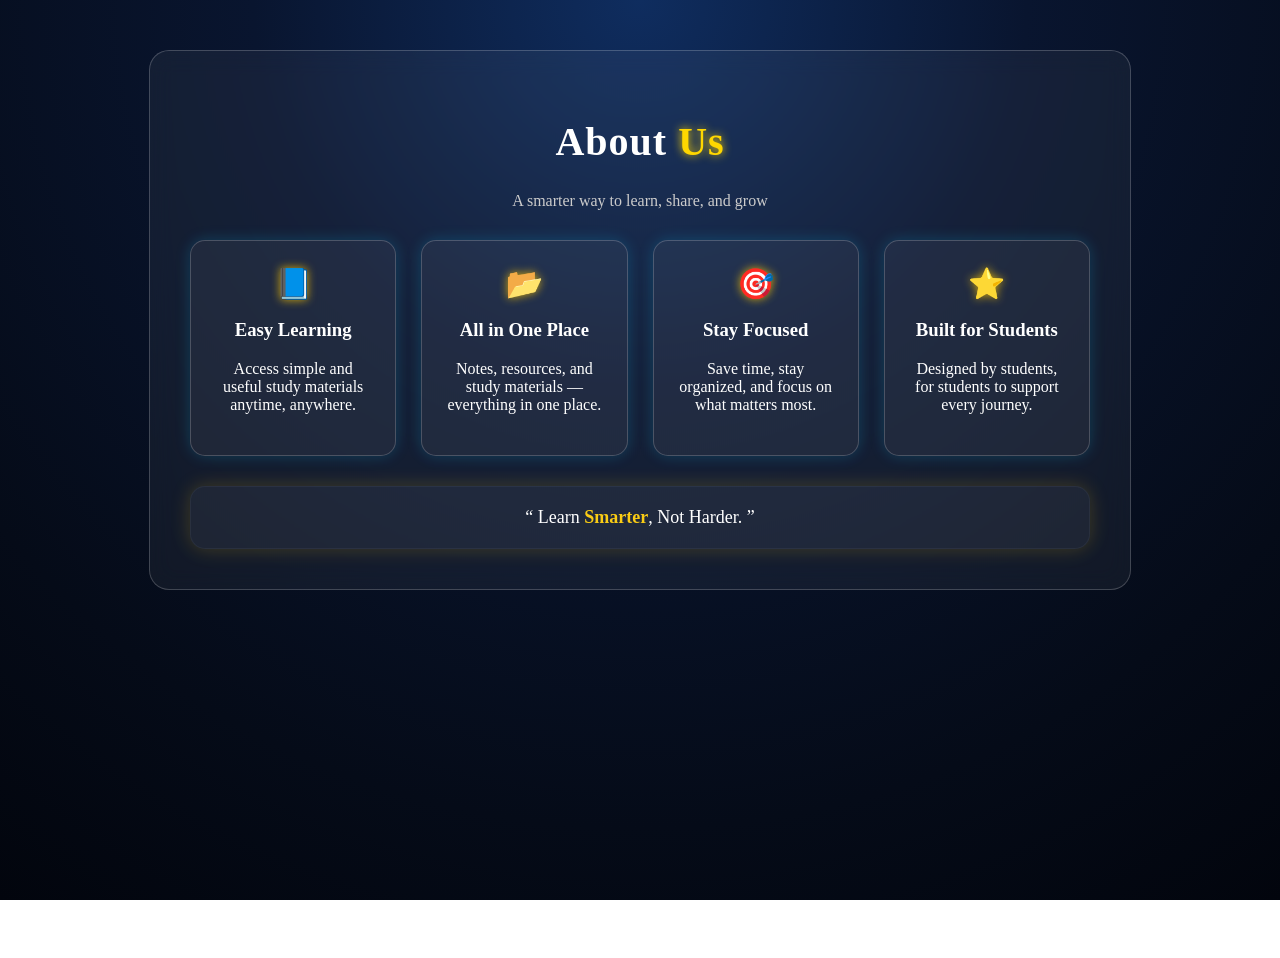
<file: about.html>
<!DOCTYPE html>
<html lang="en">
<head>
<meta charset="UTF-8">
<title>About Us</title>
<link rel="stylesheet" href="https://cdnjs.cloudflare.com/ajax/libs/font-awesome/6.5.1/css/all.min.css">

<style>
body{
    background:
    radial-gradient(circle at top,
    #0f2d5f 0%,
    #09152f 35%,
    #050b18 75%,
    #02050d 100%);

    color: white;
    overflow-x: hidden;
    min-height: 100vh;
    background-attachment: fixed;
}
.about-container {
    width: 900px;
    margin: 50px auto;
    padding: 40px;
    text-align: center;

    background: rgba(255,255,255,0.05);
    border: 1px solid rgba(255,255,255,0.2);
    backdrop-filter: blur(12px);
    border-radius: 20px;
}

/* Heading */
.about-container h1 {
    font-size: 40px;
    letter-spacing: 1px;
}

.about-container h1 span {
    color: #ffd700;
    text-shadow: 0 0 10px #ffd700;
}

.tagline {
    margin-top: 10px;
    color: #ccc;
}

/* Cards Layout */
.cards {
    display: flex;
    gap: 25px;
    margin-top: 30px;
    justify-content: center;
    flex-wrap: nowrap;
}

/* Single Card */
.card {
    width: 220px;
    padding: 25px;
    border-radius: 15px;

    background: rgba(255,255,255,0.05);
    border: 1px solid rgba(255,255,255,0.2);
    box-shadow: 0 0 15px rgba(0, 200, 255, 0.2);

    transition: 0.3s;
}

/* Hover effect 🔥 */
.card:hover {
    transform: translateY(-8px); 
    transform: translateY(-8px) scale(1.03);
    box-shadow: 0 0 25px rgba(0,200,255,0.6)
}

/* Icon */
.icon {
    font-size: 30px;
    margin-bottom: 10px;
    text-shadow: 0 0 10px rgba(255, 200, 0, 0.8);
}

/* Quote box */
.quote {
    margin-top: 30px;
    padding: 20px;
    border-radius: 15px;

    border: 1px solid rgba(255,255,255,0.05);
    box-shadow: 0 0 20px rgba(255, 200, 0, 0.2);
    background: rgba(255,255,255,0.05);

    font-size: 18px;
}

.quote b {
    color: #facc15;
}

</style>
</head>

<body>

<div class="about-container">

    <h1>About <span>Us</span></h1>
    <p class="tagline">A smarter way to learn, share, and grow</p>

    <div class="cards">

        <div class="card">
            <div class="icon">📘</div>
            <h3>Easy Learning</h3>
            <p>Access simple and useful study materials anytime, anywhere.</p>
        </div>

        <div class="card">
            <div class="icon">📂</div>
            <h3>All in One Place</h3>
            <p>Notes, resources, and study materials — everything in one place.</p>
        </div>

        <div class="card">
            <div class="icon">🎯</div>
            <h3>Stay Focused</h3>
            <p>Save time, stay organized, and focus on what matters most.</p>
        </div>

        <div class="card">
            <div class="icon">⭐</div>
            <h3>Built for Students</h3>
            <p>Designed by students, for students to support every journey.</p>
        </div>

    </div>

    <div class="quote">
        <span>“</span> Learn <b>Smarter</b>, Not Harder. <span>”</span>
    </div>

</div>

</body>
</html>
</file>
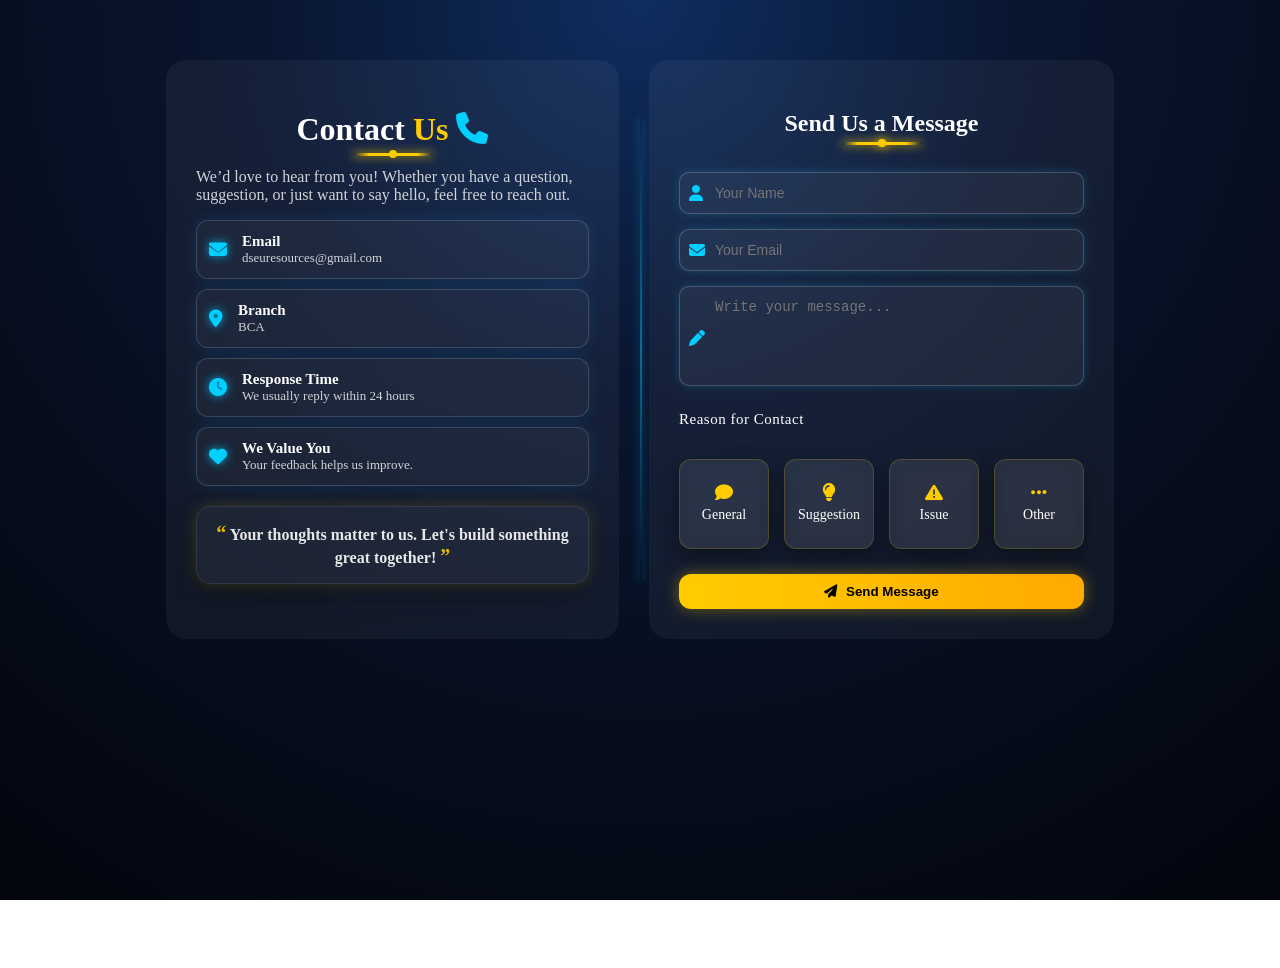
<file: contact.html>
<!DOCTYPE html>
<html lang="en">
<head>
<meta charset="UTF-8">
<title>Contact Us</title>
<link rel="stylesheet" href="https://cdnjs.cloudflare.com/ajax/libs/font-awesome/6.5.0/css/all.min.css">

<style>

body{
    background:
    radial-gradient(circle at top,
    #0f2d5f 0%,
    #09152f 35%,
    #050b18 75%,
    #02050d 100%);

    color: white;
    overflow-x: hidden;
    min-height: 100vh;
    background-attachment: fixed;
}
*{
    box-sizing: border-box;
}
/* MAIN CONTAINER */
.contact-container {
    width: 75%;
    margin: 60px auto;
    display: flex;
    gap: 30px;
    position: relative;
}
.contact-left,
.contact-right{
    flex: 1;
}
.contact-container::after {
    content: "";
    position: absolute;
    top: 10%;
    bottom: 10%;
    left: 50%;
    width: 2px;

    background: linear-gradient(to bottom,
        transparent,
        rgba(0,200,255,0.5),
        transparent
    );

    box-shadow: 0 0 10px rgba(0,200,255,0.5);
}

/* LEFT */
.contact-left {
    flex: 1;
    padding: 30px;
    border-radius: 20px;
    background: rgba(255,255,255,0.05);
    backdrop-filter: blur(10px);
    box-shadow: 0 10 30px rgba(0,0,0,0.5);
}
.contact-left h1 {
    text-align: center;
    margin-bottom: 20px;
    width: 100%;
    position: relative;
}
.contact-left h1::after {
    content: "";
    position: absolute;
    left: 50%;
    transform: translate(-50%);
    bottom: -8px;
    width: 60px;
    height: 4px;
    background: #ffcc00;
    border-radius: 10px;
    box-shadow: 0 0 10px #ffcc00;
}
.contact-left h1::after {
    content: "";
    position: absolute;
    left: 50%;
    transform: translateX(-50%);
    bottom: -8px;

    width: 80px;
    height: 3px;
    background: linear-gradient(to right,
        transparent 0%,
        #ffcc00 20%,
        #ffcc00 80%,
        transparent 100%);
    
    border-radius: 5px;
}

.contact-left h1 span::after {
    content: "";
    position: absolute;
    left: 50%;
    transform: translateX(-50%);
    bottom: -10px;

    width: 8px;
    height: 8px;
    background: #ffcc00;
    border-radius: 50%;
}

.contact-left h1 span {
    color: #ffcc00;
}

.contact-left h1 i {
    color: #00cfff;
}

.contact-left p {
    color: rgba(255,255,255,0.8);
}

/* INFO BOX */
.info-box {
    display: flex;
    align-items: center;
    gap: 15px;
    padding: 12px;
    margin-top: 10px;
    border-radius: 12px;

    /* 👇 MAGIC START */
    background: rgba(255,255,255,0.04);
    border: 1px solid rgba(255,255,255,0.15);
    box-shadow: 0 0 15px rgba(0,150,255,0.15);

    transition: 0.3s;
}

.info-box i {
    font-size: 18px;
    color: #00cfff;
    text-shadow: 0 0 10px rgba(0,200,255,0.8);
}
.info-box:hover {
    transform: translateY(-5px);
    box-shadow: 0 10px 25px rgba(0,150,255,0.3);
    border: 1px solid rgba(0,200,255,0.6);
}
.info-box h3 {
    margin: 0;
    font-size: 15px;
}

.info-box p {
    margin: 0;
    font-size: 13px;
    color: rgba(255,255,255,0.8);
}
/* QUOTE */
.quote {
    margin-top: 20px;
    padding: 15px;
    border-radius: 15px;
    background: rgba(255,255,255,0.05);
    text-align: center;
    font-weight: bold;
    opacity: 0.9;
    border: 1px solid rgba(255, 255, 255, 0.1);
    box-shadow: 0 0 15px rgba(255, 204, 0, 0.2),0 10px 30px rgba(0, 0, 0, 0.4);
}

.quote:hover {
    box-shadow: 0 0 30px rgba(255, 200, 0, 0.7);
}
.quote span {
    color: #ffcc00;
    font-size: 20px;
}

/* RIGHT */
.contact-right {
    flex-direction: column;
    display: flex;
    gap: 15px;
    padding: 30px;
    border-radius: 20px;
    background: rgba(255,255,255,0.05);
    backdrop-filter: blur(10px);
    box-shadow: 0 10 30px rgba(0,0,0,0.5);
    
}
.contact-right h2 {
    position: relative;
    text-align: center;
}

/* LINE */
.contact-right h2::after {
    content: "";
    position: absolute;
    left: 50%;
    transform: translate(-50%);
    bottom: -8px;
    width: 60px;
    height: 4px;
    background: #ffcc00;
    border-radius: 10px;
    box-shadow: 0 0 10px #ffcc00;
}
.contact-right h2::after {
    content: "";
    position: absolute;
    left: 50%;
    transform: translateX(-50%);
    bottom: -8px;

    width: 80px;
    height: 3px;
    background: linear-gradient(to right,
        transparent 0%,
        #ffcc00 20%,
        #ffcc00 80%,
        transparent 100%);
    
    border-radius: 5px;
}

/* DOT */
.contact-right h2::before {
    content: "";
    position: absolute;
    left: 50%;
    transform: translateX(-50%);
    bottom: -10px;

    width: 8px;
    height: 8px;
    border-radius: 50%;

    background: #ffcc00;

    box-shadow: 
        0 0 8px rgba(255, 204, 0, 0.8),
        0 0 15px rgba(255, 204, 0, 0.5);
}

.input-box {
    position: relative;
}

.input-box i {
    position: absolute;
    left: 10px;
    top: 50%;
    transform: translateY(-50%);
    color: #00cfff;
}

.input-box input {
    padding-left: 35px;
}
.input-box input,
textarea {
    box-shadow: 0 0 10px rgba(0, 200, 255, 0.2);
    transition: 0.3s;
}

.input-box input:focus,
textarea:focus {
    box-shadow: 0 0 15px rgba(0, 200, 255, 0.6);
}

.input-box textarea {
    padding-left: 35px;
}

.input-box textarea + i {
    top: 20px; /* instead of center */
    transform: none;
}

/* INPUTS */
input, textarea {
    width: 100%;
    padding: 12px;
    border-radius: 10px;
    border: 1px solid rgba(255,255,255,0.2);
    background: rgba(255,255,255,0.05);
    color: white;
    outline: none;
    font-size: 14px;
}

textarea {
    height: 100px;
    resize: none;
}

/* BUTTON GROUP */
.button-group {
    display: flex;
    gap: 10px;
}

.button-group button {
    padding: 12px;
    border-radius: 12px;
    border: 1px solid rgba(255,255,255,0.3);
    background: rgba(255, 255, 255, 0.05);
    transition: 0.3s;
    color: white;
    cursor: pointer;
}
.button-group button:hover {
    background: rgba(0, 200, 255, 0.2);
    transform: translate(-3px);
}

/* SEND BUTTON */
.send-btn {
    width: 100%;
    padding: 10px;
    border: none;
    border-radius: 12px;
    background: linear-gradient(to right, #ffcc00, #ffaa00);
    font-weight: bold;
    cursor: pointer;
    margin-top: 10px;
    box-shadow: 0 0 15px rgba(255, 200, 0, 0.4);
}
.send-btn:hover {
    transform: scale(1.03);
}
.send-btn i {
    margin-right: 5px;
}
.reason-container {
    display: flex;
    align-items: center;             
    justify-content: space-between;
    gap: 15px;
    margin-top: 10px;
}

.reason-container {
    display: flex;              /* ⭐ grid hatao */
    justify-content: space-between;
    gap: 15px;
    margin-top: 10px;
}

.reason-box {
    width: 90px;                /* ⭐ chhota size */
    height: 90px;

    display: flex;
    flex-direction: column;
    justify-content: center;
    align-items: center;

    border-radius: 12px;
    background: rgba(255,255,255,0.05);
    backdrop-filter: blur(8px);
    box-shadow: 0 8px 20px rgba(0,0,0, 0.4),
          inset 0 0 10px rgba(255, 255, 255, 0.05);
    border: 1px solid rgba(255,204,0,0.2);

    transition: 0.3s;
}

/* HOVER EFFECT */
.reason-box:hover {
    transform: translateY(-6px);

    border-color: #ffcc00;

    background: rgba(255, 204, 0, 0.08);

     box-shadow: 
        0 15px 35px rgba(0, 0, 0, 0.6),
        0 0 20px rgba(255, 204, 0, 0.6);
}
.reason-box.active {
    border-color: #ffcc00;

    background: rgba(255, 204, 0, 0.12);
    transform: scale(0.95);

    box-shadow: 
        0 10px 30px rgba(0, 0, 0, 0.7),
        0 0 50px rgba(255, 204, 0, 0.4);
}

.reason-box i {
    font-size: 18px;
    margin-bottom: 5px;
    color: #ffcc00;
}

.reason-box p {
    font-size: 14px;
    margin: 0;
}
.reason-title {
    margin: 6px 0;
    font-size: 15px;
    letter-spacing: 0.5px;
}
</style>

</head>
<body>

<div class="contact-container">

    <!-- LEFT -->
    <div class="contact-left">
        <h1>Contact <span>Us</span> <i class="fa-solid fa-phone"></i></h1>

        <p>We’d love to hear from you! Whether you have a question, suggestion, or just want to say hello, feel free to reach out.</p>

        <div class="info-box">
            <i class="fa-solid fa-envelope"></i>
            <div>
                <h3>Email</h3>
                <p>dseuresources@gmail.com</p>
            </div>
        </div>

        <div class="info-box">
            <i class="fa-solid fa-location-dot"></i>
            <div>
                <h3>Branch</h3>
                <p>BCA</p>
            </div>
        </div>

        <div class="info-box">
            <i class="fa-solid fa-clock"></i>
            <div>
                <h3>Response Time</h3>
                <p>We usually reply within 24 hours</p>
            </div>
        </div>

        <div class="info-box">
            <i class="fa-solid fa-heart"></i>
            <div>
                <h3>We Value You</h3>
                <p>Your feedback helps us improve.</p>
            </div>
        </div>

        <div class="quote">
            <span>“</span>
            Your thoughts matter to us. Let's build something great together!
            <span>”</span>
        </div>
    </div>

    <!-- RIGHT -->
    <div class="contact-right">
        <h2>Send Us a Message</h2>

        <div class="input-box">
  <i class="fas fa-user"></i>
  <input type="text" placeholder="Your Name">
        </div>
        <div class="input-box">
  <i class="fas fa-envelope"></i>
  <input type="email" placeholder="Your Email">
</div>

        <div class="input-box">
  <i class="fas fa-pen"></i>
  <textarea placeholder="Write your message..."></textarea>
</div>

        <p class="reason-title">Reason for Contact</p>
        <div class="reason-container">

      <div class="reason-box">
  <i class="fas fa-comment"></i>
  <p>General</p>
</div>

<div class="reason-box">
  <i class="fas fa-lightbulb"></i>
  <p>Suggestion</p>
</div>

<div class="reason-box">
  <i class="fas fa-exclamation-triangle"></i>
  <p>Issue</p>
</div>

<div class="reason-box">
  <i class="fas fa-ellipsis-h"></i>
  <p>Other</p>
</div>
</div>

        <button class="send-btn">
            <i class="fa-solid fa-paper-plane"></i> Send Message
        </button>
    </div>

</div>
<script>
const boxes = document.querySelectorAll('.reason-box');

boxes.forEach(box => {
    box.addEventListener('click', () => {

        // sabka active remove
        boxes.forEach(b => b.classList.remove('active'));

        // clicked pe active add
        box.classList.add('active');
    });
});
</script>
</body>
</html>
</file>
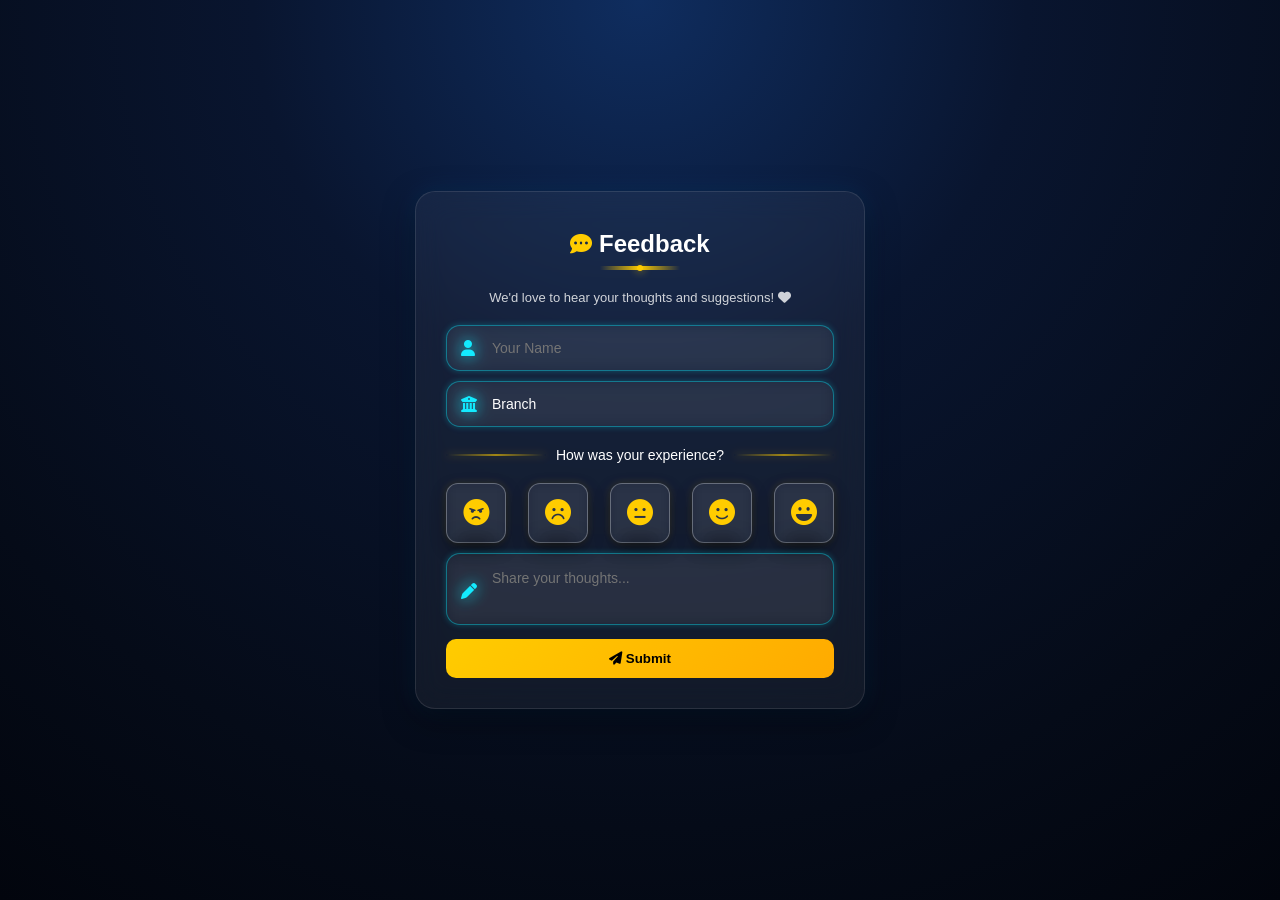
<file: feedbck.html>
<!DOCTYPE html>
<html lang="en">
<head>
<meta charset="UTF-8">
<title>Feedback</title>

<!-- Font Awesome -->
<link rel="stylesheet" href="https://cdnjs.cloudflare.com/ajax/libs/font-awesome/6.5.0/css/all.min.css">

<style>
*{
  margin:0;
  padding:0;
  box-sizing:border-box;
  font-family: 'Poppins', sans-serif;
}

body{
  height:100vh;
  display:flex;
  justify-content:center;
  align-items:center;
  background:
    radial-gradient(circle at top,
    #0f2d5f 0%,
    #09152f 35%,
    #050b18 75%,
    #02050d 100%);
  color:#fff;
}

/* CARD */
.card{
  width:450px;
  padding:30px;
  border-radius:20px;
  background: rgba(255,255,255,0.05);
  backdrop-filter: blur(15px);
  border:1px solid rgba(255,255,255,0.1);
  box-shadow: 0 10px 30px rgba(0,0,0,0.5),
  0 0 25px rgba(0, 150, 255, 0.15);
}

/* TITLE */
.title{
  text-align:center;
  margin-bottom:20px;
}

.title i{
  color:#ffcc00;
  font-size:22px;
}

.title h2{
  margin-top:8px;
}

.title-divider{
  width: 80px;
  height: 4px;
  margin: 8px auto 15px;

  background: linear-gradient(
    to right,
    transparent,
    #ffcc00,
    transparent
  );

  position: relative;
}

/* center dot */
.title-divider::after{
  content: "";
  position: absolute;

  top: 50%;
  left: 50%;
  transform: translate(-50%, -50%);

  width: 6px;
  height: 6px;

  background: #ffcc00;
  border-radius: 50%;

  box-shadow: 0 0 8px rgba(255,204,0,0.8);
}

/* SUBTEXT */
.subtext{
  text-align:center;
  font-size:13px;
  opacity:0.8;
  margin-bottom:20px;
}

/* INPUT BOX */
.input-container{
  position: relative;
  transition: 0.3s;
  margin: 10px 0;
}

/* ICON */
.input-container i{
  position: absolute;
  left: 15px;
  top: 50%;
  transform: translateY(-50%);
  color: #00eaff; /* contact page jaisa cyan */
  font-size: 16px;
  pointer-events: none;
}

/* INPUT + SELECT + TEXTAREA COMMON */
.input-container input,
.input-container select,
.input-container textarea{
  width: 100%;
  padding: 14px 15px 14px 45px;
  border-radius: 14px;
  border: 1px solid rgba(0,234,255,0.4);

  background: rgba(255,255,255,0.04);
  backdrop-filter: blur(8px);

  color: #fff;
  font-size: 14px;
  outline: none;

  box-shadow: 
    0 0 6px rgba(0,234,255,0.25),
    inset 0 0 0 rgba(0,234,255,0.1);

  transition: all 0.3s ease;
}

/* FOCUS EFFECT (premium glow) */
.input-container input:focus,
.input-container select:focus,
.input-container textarea:focus{
  border-color: #00eaff;

  box-shadow:
    0 0 12px rgba(0,234,255,0.6),
    inset 0 0 10px rgba(0,234,255,0.25);
}

.input-container:hover input,
.input-container:hover select,
.input-container:hover textarea {
  box-shadow: 0 0 10px rgba(0,234,255,0.35),
    inset 0 0 8px rgba(0,234,255,0.15);

}


/* TEXTAREA HEIGHT */
.my-textarea {
  height: 180 !important;
  resize: none;
  padding-top: 18px;
  line-height: 1.5;

}
/* TEXTAREA ICON FIX */
.textarea-box i{
  top: 20px;
  transform: none;
}

/* SELECT DROPDOWN FIX */
select{
  appearance: none;
  cursor: pointer;
}

/* REMOVE WHITE DROPDOWN BG (IMPORTANT) */
select option{
  background: #0b1a2a;
  color: #fff;
}

/* DROPDOWN */
select{
  appearance:none;
}

/* SECTION TITLE */
.section-title{
  display: flex;
  align-items: center;
  justify-content: center;
  gap: 10px;

  font-size: 14px;
  color: #fff;
  margin: 20px 0;
}

/* lines */
.section-title span{
  flex: 1;
  height: 2px;

  background: linear-gradient(
    to right,
    transparent,
    #ffcc00,
    transparent
  );

  opacity: 0.6;
}

.section-title span {
  box-shadow: 0 0 8px rgba(255, 204, 0, 0.4);
}

/* EMOJIS */
.emojis{
  display: flex;
  justify-content: space-between;
  flex-direction: row;
  gap: 12px;
}

.emoji{
  width: 60px;
  height: 60px;
  display: flex;
  align-items: center;
  justify-content: center;
  position: relative;

  border-radius: 12px;
  background: rgba(255,255,255,0.05);
  border: 1px solid rgba(255,255,255,0.3);
  backdrop-filter: blur(6px);

  box-shadow:
    0 6px 15px rgba(0, 0, 0, 0.35),   /* dark depth */
    0 0 8px rgba(255, 204, 0, 0.15);  /* soft glow */

  transition: 0.3s;
  cursor: pointer;
}

.emoji:hover{
    transform: translateY(-4PX) scale(1.05);
    color: #ffcc00;

  text-shadow: 
    0 0 5px rgba(255,255,255,0.6),
    0 0 18px rgba(255,204,0,0.8),
    0 0 25px rgba(255,204,0,1);

    box-shadow:
    0 10px 25px rgba(0, 0, 0, 0.5),
    0 0 12px rgba(255, 204, 0, 0.25);

    border: 1px solid #ffcc00;
}

.emoji.active{
  border-color: #ffcc00;

  transform: scale(1.2);
   text-shadow: 
    0 0 10px rgba(255,255,255,0.8),
    0 0 25px rgba(255,204,0,1),
    0 0 35px rgba(255,204,0,1);

    box-shadow:
    0 10px 25px rgba(0, 0, 0, 0.6),
    0 0 18px rgba(255, 204, 0, 0.5);

     animation: bounceGlow 0.4s ease;
}

.emoji i {
  font-size: 26px;
  color: #ffcc00;

  transition: 0.3s;
}

.emoji:hover i {
  transform: scale(1.2);

  color: #ffcc00;

}

.emoji.active i {
  color: #ffcc00;
  animation: glowPulse 0.6s ease;

  text-shadow: 0 0 8px rgba(255, 204, 0, 0.6);
}

.emoji::after {
  content: "";
  position: absolute;
  bottom: -4px;
  left: 10%;
  width: 80%;
  height: 10px;
  background: rgba(0,0,0,0.4);
  filter: blur(8px);
  border-radius: 50%;
  z-index: -1;
}
@keyframes bounceGlow {
  0% {
    transform: scale(1);
  }
  30% {
    transform: scale(1.25);
  }
  60% {
    transform: scale(0.95);
  }
  100% {
    transform: scale(1.15);
  }
}

@keyframes glowPulse {
  0% {
    text-shadow:
      0 0 5px rgba(255, 204, 0, 0.5),
      0 0 10px rgba(255, 204, 0, 0.4);
  }
  50% {
    text-shadow:
      0 0 15px rgba(255, 204, 0, 1),
      0 0 30px rgba(255, 204, 0, 0.8);
  }
  100% {
    text-shadow:
      0 0 8px rgba(255, 204, 0, 0.7),
      0 0 20px rgba(255, 204, 0, 0.6);
  }
}


/* BUTTON */
button{
  width:100%;
  padding:12px;
  border:none;
  border-radius:10px;
  background:linear-gradient(135deg,#ffcc00,#ffaa00);
  box-shadow: 0 8px 20px rgba(255, 204, 0, 0.3),
  inset 0 -px 5px rgba(0, 0, 0, 0.2);
  color:#000;
  font-weight:bold;
  cursor:pointer;
  transition:0.3s;
}

button:hover{   
  transform:scale(1.02);
}
.heading{
  display:flex;
  align-items:center;
  justify-content:center;
  gap:10px;
  font-size:28px;
  font-weight:600;
}

.heading i{
  color:#ffcc00;
}

.heart {
  margin-left: 4px;
  font-size: 16px;
}

/* BACKGROUND OVERLAY */
.modal {
  position: fixed;
  top: 0;
  left: 0;
  width: 100%;
  height: 100%;
  background: rgba(0, 0, 0, 0.6);
  backdrop-filter: blur(6px);

  display: flex;
  align-items: center;
  justify-content: center;

  opacity: 0;
  visibility: hidden;
  transition: 0.3s;
}

/* SHOW CLASS */
.modal.show {
  opacity: 1;
  visibility: visible;
}

/* CARD */
.modal-card {
  background: rgba(255, 255, 255, 0.08);
  padding: 30px;
  border-radius: 16px;
  text-align: center;
  width: 320px;

  border: 1px solid rgba(255, 204, 0, 0.4);

  box-shadow:
    0 10px 30px rgba(0,0,0,0.6),
    0 0 15px rgba(255,204,0,0.3);

  animation: popup 0.4s ease;
}

/* TEXT */
.modal-card h2 {
  color: #ffcc00;
  margin: 10px 0;
}

.modal-card p {
  color: #fff;
  font-size: 14px;
}

/* BUTTON */
.modal-card button {
  margin-top: 15px;
  padding: 10px 20px;
  border: none;
  border-radius: 8px;
  background: linear-gradient(135deg, #ffcc00, #ffaa00);
  cursor: pointer;
  font-weight: bold;
}

/* POPUP ANIMATION */
@keyframes popup {
  from {
    transform: scale(0.7);
    opacity: 0;
  }
  to {
    transform: scale(1);
    opacity: 1;
  }
}

.icon i {
  font-size: 40px;
  color: #ffcc00;

  text-shadow:
    0 0 4px rgba(255,204,0,0.5),
    0 0 8px rgba(255,204,0,0.3);
}

</style>
</head>

<body>

<div class="card">

  <div class="title">
    <h2><i class="fa-solid fa-comment-dots"></i>  Feedback</h2>
    <div class="title-divider"></div>
  </div>

  <div class="subtext">
    We'd love to hear your thoughts and suggestions!
    <i class="fa-solid fa-heart"></i>
  </div>

  <!-- NAME -->
  <div class="input-container">
    <i class="fa-solid fa-user"></i>
    <input type="text" class="input-box" placeholder="Your Name">
  </div>

  <!-- BRANCH -->
  <div class="input-container">
  <i class="fa-solid fa-building-columns"></i>
  <select class="input-box">
    <option disabled selected>Branch</option>
    <option>BCA</option>
  </select>
</div>

  <div class="section-title">
    <span></span>
    How was your experience?
  <span></span>
  </div>

  <!-- EMOJIS -->
  <div class="emojis">
  <div class="emoji"><i class="fa-solid fa-face-angry"></i></div>
  <div class="emoji"><i class="fa-solid fa-face-frown"></i></div>
  <div class="emoji"><i class="fa-solid fa-face-meh"></i></div>
  <div class="emoji"><i class="fa-solid fa-face-smile"></i></div>
  <div class="emoji"><i class="fa-solid fa-face-laugh"></i></div>
</div>

  <!-- TEXTAREA -->
  <div class="input-container">
  <i class="fa-solid fa-pen"></i>
  <textarea class="input-box my-textarea" placeholder="Share your thoughts..."></textarea>
</div>

  <!-- BUTTON -->
  <button onclick="showModal()"><i class="fa-solid fa-paper-plane"></i> Submit</button>

</div>

<div id="thankYouModal" class="modal">
  <div class="modal-card">
    <div class="icon">
      <i class="fa-solid fa-face-smile"></i>
    </div>
    <h2>Thank You!</h2>
    <p>Your feedback has been submitted successfully.</p>
    <button onclick="closeModal()">OK</button>
  </div>
</div>

<script>

const emojis = document.querySelectorAll(".emoji");

emojis.forEach(e => {
  e.addEventListener("click", () => {
    emojis.forEach(el => el.classList.remove("active"));

    // restart animation trick
    e.classList.remove("active");
    void e.offsetWidth; // reflow hack
    e.classList.add("active");
  });
});

function showModal() {
  document.getElementById("thankYouModal").classList.add("show");
}

function closeModal() {
  document.getElementById("thankYouModal").classList.remove("show");
}

document.querySelector("form").addEventListener("submit", function(e) {
  e.preventDefault(); // reload rokega
  showModal();
});

</script>
</body>
</html>
</file>
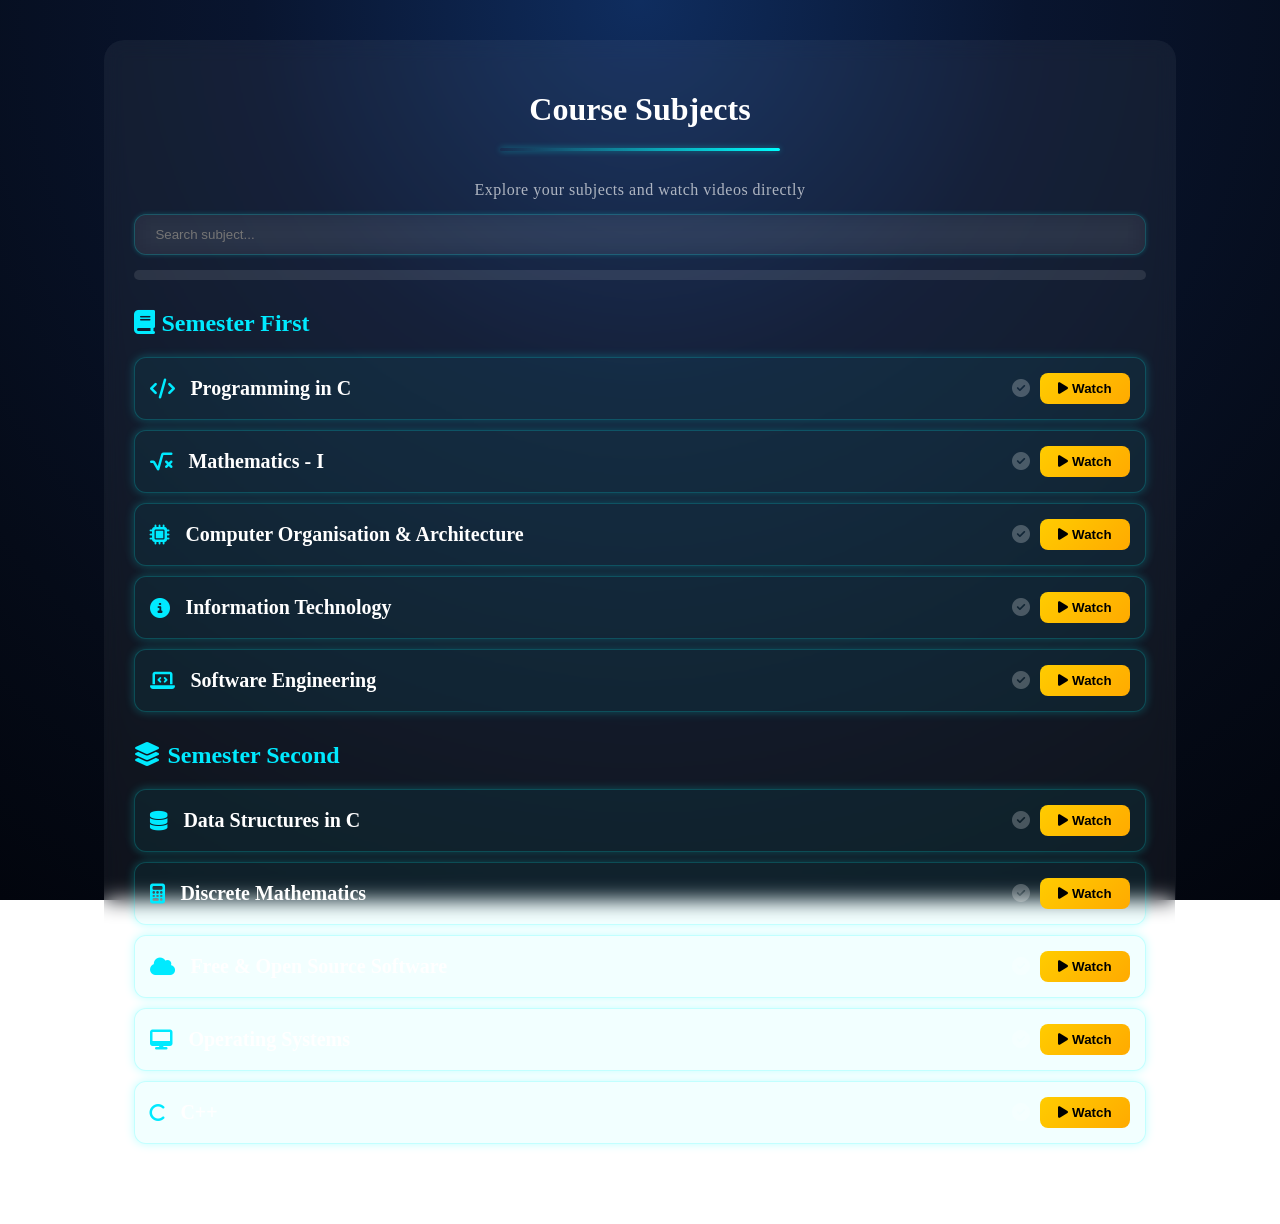
<file: firstyear.html>
<!DOCTYPE html>
<html lang="en">
<head>
<meta charset="UTF-8">
<meta name="viewport" content="width=device-width, initial-scale=1.0">
<title>Course Subjects</title>

<!-- FONT AWESOME -->
<link rel="stylesheet" href="https://cdnjs.cloudflare.com/ajax/libs/font-awesome/6.5.0/css/all.min.css">

<style>
body{
    background:
    radial-gradient(circle at top,
    #0f2d5f 0%,
    #09152f 35%,
    #050b18 75%,
    #02050d 100%);

    color: white;
    overflow-x: hidden;
    min-height: 100vh;
    background-attachment: fixed;
}

/* MAIN CARD */
.container {
  width: 80%;
  margin: 40px auto;
  padding-top: 40px;
  background: rgba(255,255,255,0.05);
  padding: 30px;
  border-radius: 20px;
  backdrop-filter: blur(10px);
}

h1 {
  text-align: center;
  margin-bottom: 20px;
}

/* SEMESTER TITLE */
.semester-title {
  margin-top: 30px;
  color: #00eaff;
}

/* SUBJECT CARD */
.subject-card {
  display: flex;
  align-items: center;
  justify-content: space-between;
  background: rgba(0,255,255,0.05);
  border: 1px solid rgba(0,255,255,0.2);
  box-shadow: 0 0 10px rgba(0,255,255,0.25);
  padding: 15px;
  border-radius: 12px;
  margin: 10px 0;
  transition: 0.3s ease;
}

.subject-card:hover {
  transform: scale(1.02);
  transition: 0.3s;
  box-shadow: 0 5px 20px rgba(0,255,255,0.2);
}

/* LEFT PART */
.left {
  display: flex;
  align-items: center;
  gap: 15px;
  flex: 1;
}

.left i {
  font-size: 20px;
  color: #00eaff;
}

/* BUTTON */
button {
      background: linear-gradient(135deg, #ffcc00, #ffaa00);
      border: none;
      padding: 8px 18px;
      border-radius: 8px;
      font-weight: bold;
      cursor: pointer;
    }
button:hover {
      box-shadow: 0 0 10px rgba(255,204,0,0.6);
      transform: scale(1.05)
    }

/* MODAL */
.modal {
  display: none;
  position: fixed;
  top: 0;
  left: 0;
  width: 100%;
  height: 100%;
  background: rgba(0,0,0,0.8);
  justify-content: center;
  align-items: center;
}

.modal-content {
  width: 70%;
  background: black;
  padding: 20px;
  border-radius: 10px;
}

.close {
  color: white;
  float: right;
  font-size: 25px;
  cursor: pointer;
}

.search-box {
  width: 100%;
  padding: 12px 20px;
  box-sizing: border-box;
  margin: 15px 0;
  display: block;
  border-radius: 12px;
  border: none;
  outline: none;
  background: rgba(255,255,255,0.05);
  backdrop-filter: blur(10px);
  border: 1px solid rgba(0,255,255,0.2);
  color: white;
}

.done-icon {
  color: rgba(255,255,255,0.4);
  cursor: pointer;
  margin-right: 10px;
  margin-left: auto;
  font-size: 18px;
  transition: 0.3s;
  opacity: 0.6;
}

.done-icon.active {
color: #00ffcc;
opacity: 1;
}

.done {
  color: #00ff88;
}

.progress-container {
  width: 100%;
  height: 10px;
  background: rgba(255,255,255,0.1);
  border-radius: 10px;
  margin-bottom: 20px;
}

#progressBar {
  height: 100%;
  width: 0%;
  background: #00ffcc;
  border-radius: 10px;
}

.title-line {
  width: 280px;
  height: 3px;
  margin: 10px auto 30px;
  border-radius: 10px;

  background: linear-gradient(90deg, transparent, #00ffff, transparent);
  background-size: 200%;
  box-shadow: 0 0 6px rgba(0,255,255,0.4);

    animation: glowMoves 3s infinite alternate;
}

@keyframes glowMove {
  0% {
    background-position: -200%;
  }
  100% {
    background-position: 200%;
  }
}

.title-line:hover {
  background: linear-gradient(90def, transparent, #00ffff, transparent);
  box-shadow: 0 0 15px #00ffff;
}

input {
  border: 1px solid rgba(0,255,255,0.2);
  box-shadow: 0 0 5px rgba(0,255,255,0.2);
}
.subtitle {
  text-align: center;
  margin-bottom: 15px;
  letter-spacing: 0.5px;
  display: block;
  width: 100%;
  color: rgba(255,255,255,0.65);
  text-shadow: none;
}
.completed {
  opacity: 0.6;
  filter: grayscale(30%);
}

h1 {
  transition: all 0.3s ease;
}

h1:hover {
  text-shadow: 0 0 10px #00ffff;
}

.subject-link{

    color: white;

    text-decoration: none;

    font-size: 20px;

    font-weight: 600;

    transition: 0.3s;
}

.subject-link:hover{

    color: #00e5ff;

    text-shadow: 0 0 10px #00e5ff;
}

</style>
</head>

<body>

<div class="container">
  <h1>Course Subjects</h1>

   <div class="title-line">
  </div>
  
  <p class="subtitle">Explore your subjects and watch videos directly</p>
  

  <input type="text" id="searchBox" placeholder="Search subject..."
onkeyup="searchSubjects()" class="search-box">

<div class="progress-container">
  <div id="progressBar"></div>
</div>

  <!-- SEM 1 -->
  <h2 class="semester-title"><i class="fa-solid fa-book"></i> Semester First</h2>

  <div class="subject-card">
    <div class="left">
        <i class="fa-solid fa-code"></i>
        <a href="https://www.geeksforgeeks.org/c/c-programming-language/" 
          target="_blank"
          class="subject-link">

          Programming in C

        </a>
      </div>
    <i class="fa-solid fa-circle-check done-icon" onclick="markDone(this)"></i>
    <button onclick="openVideo('//www.youtube.com/embed/rQoqCP7LX60')"><i class="fa-solid fa-play"></i> Watch</button>
  </div>

  <div class="subject-card">
    <div class="left">
        <i class="fa-solid fa-square-root-variable"></i>
        <a href="https://bcastudyguide.com/unit-1-set/" 
          target="_blank"
          class="subject-link">

          Mathematics - I

        </a>
      </div>
    <i class="fa-solid fa-circle-check done-icon" onclick="markDone(this)"></i>
    <button onclick="openVideo('//www.youtube.com/embed/fYyARMqiaag')"><i class="fa-solid fa-play"></i> Watch</button>
  </div>

  <div class="subject-card">
    <div class="left">
        <i class="fa-solid fa-microchip"></i>
        <a href="https://vardhaman.org/wp-content/uploads/2021/03/CO.pdf" 
          target="_blank"
          class="subject-link">

          Computer Organisation & Architecture

        </a>
      </div>
    <i class="fa-solid fa-circle-check done-icon" onclick="markDone(this)"></i>
    <button onclick="openVideo('//www.youtube.com/embed/XslI8h7cGDs')"><i class="fa-solid fa-play"></i> Watch</button>
  </div>

  <div class="subject-card">
     <div class="left">
        <i class="fa-solid fa-circle-info"></i>
        <a href="https://www.geeksforgeeks.org/computer-fundamentals-tutorial/" 
          target="_blank"
          class="subject-link">

          Information Technology

        </a>
      </div>
      <i class="fa-solid fa-circle-check done-icon" onclick="markDone(this)"></i>
    <button onclick="openVideo('//www.youtube.com/embed/h-_x4naw-gU')"><i class="fa-solid fa-play"></i> Watch</button>
  </div>

  <div class="subject-card">
    <div class="left">
        <i class="fa-solid fa-laptop-code"></i>
        <a href="https://www.geeksforgeeks.org/software-engineering/" 
          target="_blank"
          class="subject-link">

          Software Engineering

        </a>
      </div>
    <i class="fa-solid fa-circle-check done-icon" onclick="markDone(this)"></i>
    <button onclick="openVideo('//www.youtube.com/embed/uJpQlyT_CK4')"><i class="fa-solid fa-play"></i> Watch</button>
  </div>

  <!-- SEM 2 -->
  <h2 class="semester-title"><i class="fa-solid fa-layer-group"></i> Semester Second</h2>

  <div class="subject-card">
    <div class="left">
        <i class="fa-solid fa-database"></i>
         <a href="https://www.geeksforgeeks.org/data-structures/" 
          target="_blank"
          class="subject-link">

          Data Structures in C

        </a>
      </div>
    <i class="fa-solid fa-circle-check done-icon" onclick="markDone(this)"></i>
    <button onclick="openVideo('//www.youtube.com/embed/0UZ_G2mcYVQ?si=SZhdReW5bMDvO18k')"><i class="fa-solid fa-play"></i> Watch</button>
  </div>

  <div class="subject-card">
    <div class="left">
        <i class="fa-solid fa-calculator"></i>
         <a href="https://www.geeksforgeeks.org/discrete-mathematics-tutorial/" 
           target="_blank"
           class="subject-link">

           Discrete Mathematics

          </a>
      </div>
    <i class="fa-solid fa-circle-check done-icon" onclick="markDone(this)"></i>
    <button onclick="openVideo('//www.youtube.com/embed/UwYJUKVc-Hs?si=Nq4XUMZTvz7wv2bd')"><i class="fa-solid fa-play"></i> Watch</button>
  </div>

  <div class="subject-card">
     <div class="left">
        <i class="fa-solid fa-cloud"></i>
         <a href="https://www.geeksforgeeks.org/free-and-open-source-software-foss/" 
          target="_blank"
          class="subject-link">

          Free & Open Source Software

        </a>
      </div>
    <i class="fa-solid fa-circle-check done-icon" onclick="markDone(this)"></i>
    <button onclick="openVideo('//www.youtube.com/embed/sWbUDq4S6Y8?si=OXZiR9ENgQDLHPIu')"><i class="fa-solid fa-play"></i> Watch</button>
  </div>

  <div class="subject-card">
    <div class="left">
        <i class="fa-solid fa-desktop"></i>
         <a href="https://www.geeksforgeeks.org/operating-systems/" 
            target="_blank"
            class="subject-link">

            Operating Systems

          </a>
      </div>
    <i class="fa-solid fa-circle-check done-icon" onclick="markDone(this)"></i>
    <button onclick="openVideo('//www.youtube.com/embed/bkSWJJZNgf8?si=mtv3WxksTA13a6jB')"><i class="fa-solid fa-play"></i> Watch</button>
  </div>

  <div class="subject-card">
    <div class="left">
        <i class="fa-solid fa-c"></i>
         <a href="https://www.geeksforgeeks.org/c-plus-plus/" 
            target="_blank"
            class="subject-link">

            C++

          </a>
      </div>

    <i class="fa-solid fa-circle-check done-icon" onclick="markDone(this)"></i>
    <button onclick="openVideo('//www.youtube.com/embed/05LLyH15ZWU?si=N5h4VWtFIbatIC9b')"><i class="fa-solid fa-play"></i> Watch</button>
  </div>

</div>

<!-- VIDEO MODAL -->
<div id="videoModal" class="modal">
  <div class="modal-content">
    <span class="close" onclick="closeVideo()">&times;</span>
    <iframe id="videoFrame" width="100%" height="400" src="" frameborder="0" allowfullscreen></iframe>
  </div>
</div>

<script>
function openVideo(link) {
  document.getElementById("videoModal").style.display = "flex";
  document.getElementById("videoFrame").src = link + "?autoplay=1";
}

function closeVideo() {
  document.getElementById("videoModal").style.display = "none";
  document.getElementById("videoFrame").src = "";
}

function searchSubjects() {
  let input = document.getElementById("searchBox").value.toLowerCase();
  let cards = document.querySelectorAll(".subject-card");

  cards.forEach(card => {
    let text = card.innerText.toLowerCase();
    card.style.display = text.includes(input) ? "flex" : "none";
  });
}

function markDone(el) {
  el.classList.toggle("done");
}

function updateProgress() {
  let total = document.querySelectorAll(".done-icon").length;
  let done = document.querySelectorAll(".done").length;

  let percent = (done / total) * 100;
  document.getElementById("progressBar").style.width = percent + "%";
}

document.querySelectorAll(".done-icon").forEach(icon => {
  icon.addEventListener("click", updateProgress);
});


</script>

</body>
</html>
</file>
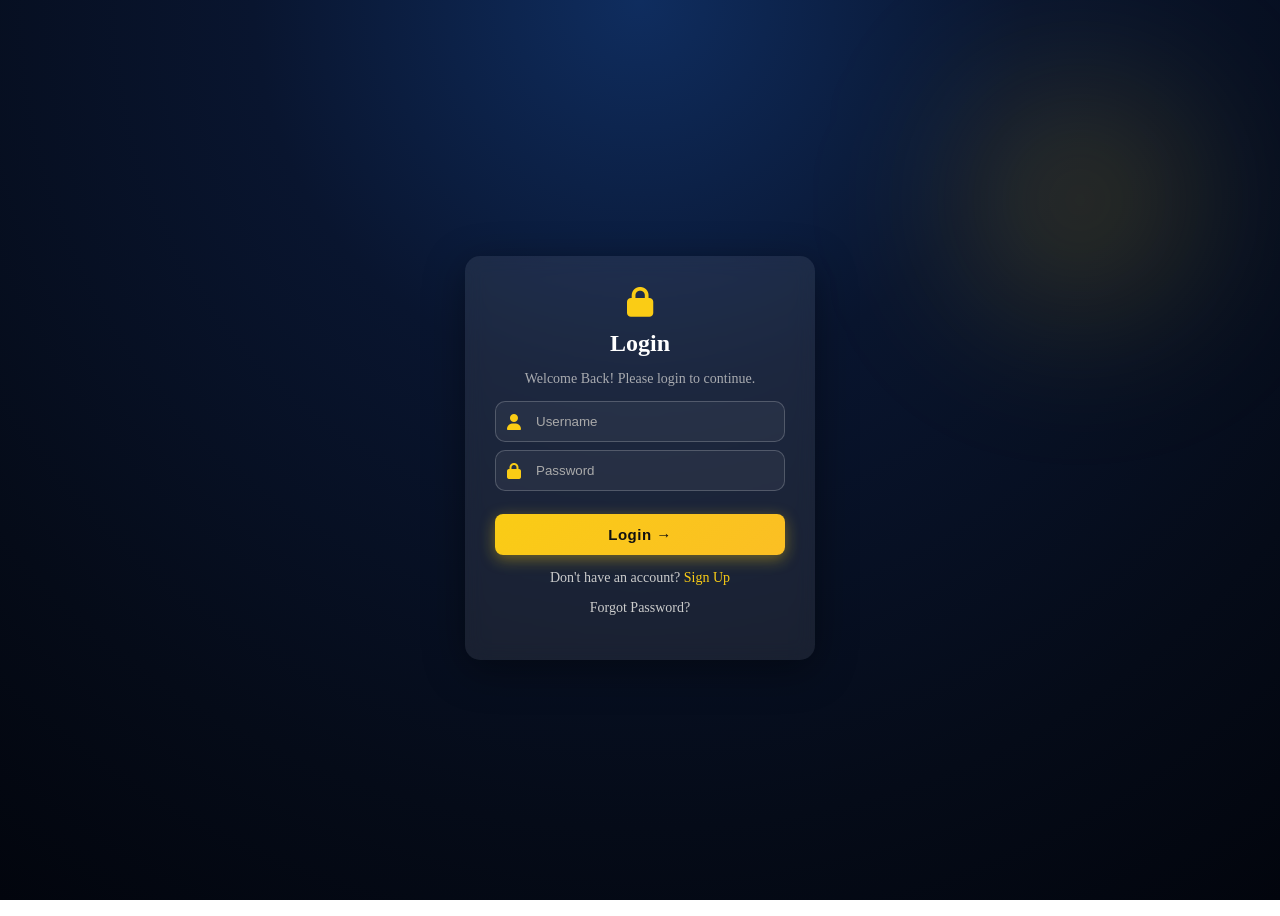
<file: login.html>
<!DOCTYPE html>
<html lang="en">
<head>
<meta charset="UTF-8">
<title>Login</title>
<link rel="stylesheet" href="https://cdnjs.cloudflare.com/ajax/libs/font-awesome/6.5.1/css/all.min.css">

<style>

body{
    background:
    radial-gradient(circle at top,
    #0f2d5f 0%,
    #09152f 35%,
    #050b18 75%,
    #02050d 100%);

    color: white;
    overflow-x: hidden;
    min-height: 100vh;
    background-attachment: fixed;
}
*{
    box-sizing: border-box;
}
body::before {
    content: "";
    position: absolute;
    width: 300px;
    height: 300px;
    background: radial-gradient(circle, rgba(250,204,21,0.3), transparent 70%);
    top: 50px;
    right: 50px;
    filter: blur(80px);
    z-index: -1;
}

.login-container {
    position: relative;
    z-index: 1;
}
.subtitle {
    opacity: 0.8;
    font-size: 14px;
    letter-spacing: 0.5;
}
.login-container {
    height: 100vh;
    display: flex;
    justify-content: center;
    align-items: center;
    border-radius: 12px;
}

.login-box {
    width: 350px;
    padding: 30px;
    border-radius: 15px;
    text-align: center;

    background: rgba(255,255,255,0.08);
    backdrop-filter: blur(10px);

    box-shadow: 0 10px 40px rgba(0,0,0,0.4);
    color: white;
}

.login-icon {
    font-size: 30px;
    color: #facc15;
    margin-bottom: 10px;
}

.login-box h2 {
    margin: 10px 0;
}

.login-box p {
    font-size: 14px;
    color: #ccc;
}

.input-box i {
    color: #ccc;
}

.input-box input {
    outline: none;
    background: transparent;
    color: white;
    width: 100%;
}

.input-box input::placeholder {
    color: #aaa;
}

.login-btn {
    width: 100%;
    padding: 12px;
    border: none;
    border-radius: 8px;
    
    background: linear-gradient(135deg, #facc15, #fbbf24);
    box-shadow: 0 4px 15px rgba(250, 204, 21, 0.4);
    color: #111;
    font-weight: 600;
    font-size: 15px;
    letter-spacing: 0.5px;

    cursor: pointer;
    transition: all 0.3s ease;
    margin-top: 15px;

}

.login-btn:hover {
    transform: translateY(-2px);
    box-shadow: 0 8px 25px rgba(250, 204, 21, 0.7);
}
.login-btn:active {
    transform: scale(0.97);
}

.extra {
    margin-top: 15px;
    font-size: 13px;
}

.extra span {
    color: #facc15;
    cursor: pointer;
}

.forgot {
    margin-top: 10px;
    font-size: 13px;
    color: #facc15;
    cursor: pointer;
}
.input-box {
    position: relative;
    width: 100%;
    margin-bottom: 8px;
}

.input-box input {
    width: 100%;
    padding: 12px 12px 12px 40px;
    border-radius: 10px;
    border: 1px solid rgba(255,255,255,0.2);
    background: rgba(255,255,255,0.05);
    color: white;
    outline: none;
    transition: 0.3s;
}

/* icon styling */
.input-box i {
    position: absolute;
    left: 12px;
    top: 50%;
    transform: translateY(-50%);
    color: #facc15;
}

/* hover */
.input-box input:hover {
    border-color: #facc15;
    background: rgba(250,204,21,0.08);
}

/* focus */
.input-box input:focus {
    border-color: #facc15;
    background: rgba(250,204,21,0.12);
    box-shadow: 0 0 10px rgba(250,204,21,0.3);
}

</style>

</head>

<body>

<div class="login-container">

    <div class="login-box">

        <div class="login-icon">
            <i class="fa-solid fa-lock"></i>
        </div>

        <h2>Login</h2>
        <p class="subtitle"> Welcome Back! Please login to continue.</p>

        <div class="input-box">
    <i class="fa-solid fa-user"></i>
    <input type="text" placeholder="Username">
</div>

<div class="input-box">
    <i class="fa-solid fa-lock"></i>
    <input type="password" placeholder="Password">
</div>

        <button class="login-btn">Login →</button>

        <p class="extra">
            Don't have an account? <span>Sign Up</span>
        </p>

        <p class="forgot">Forgot Password?</p>

    </div>

</div>

</body>
</html>
</file>
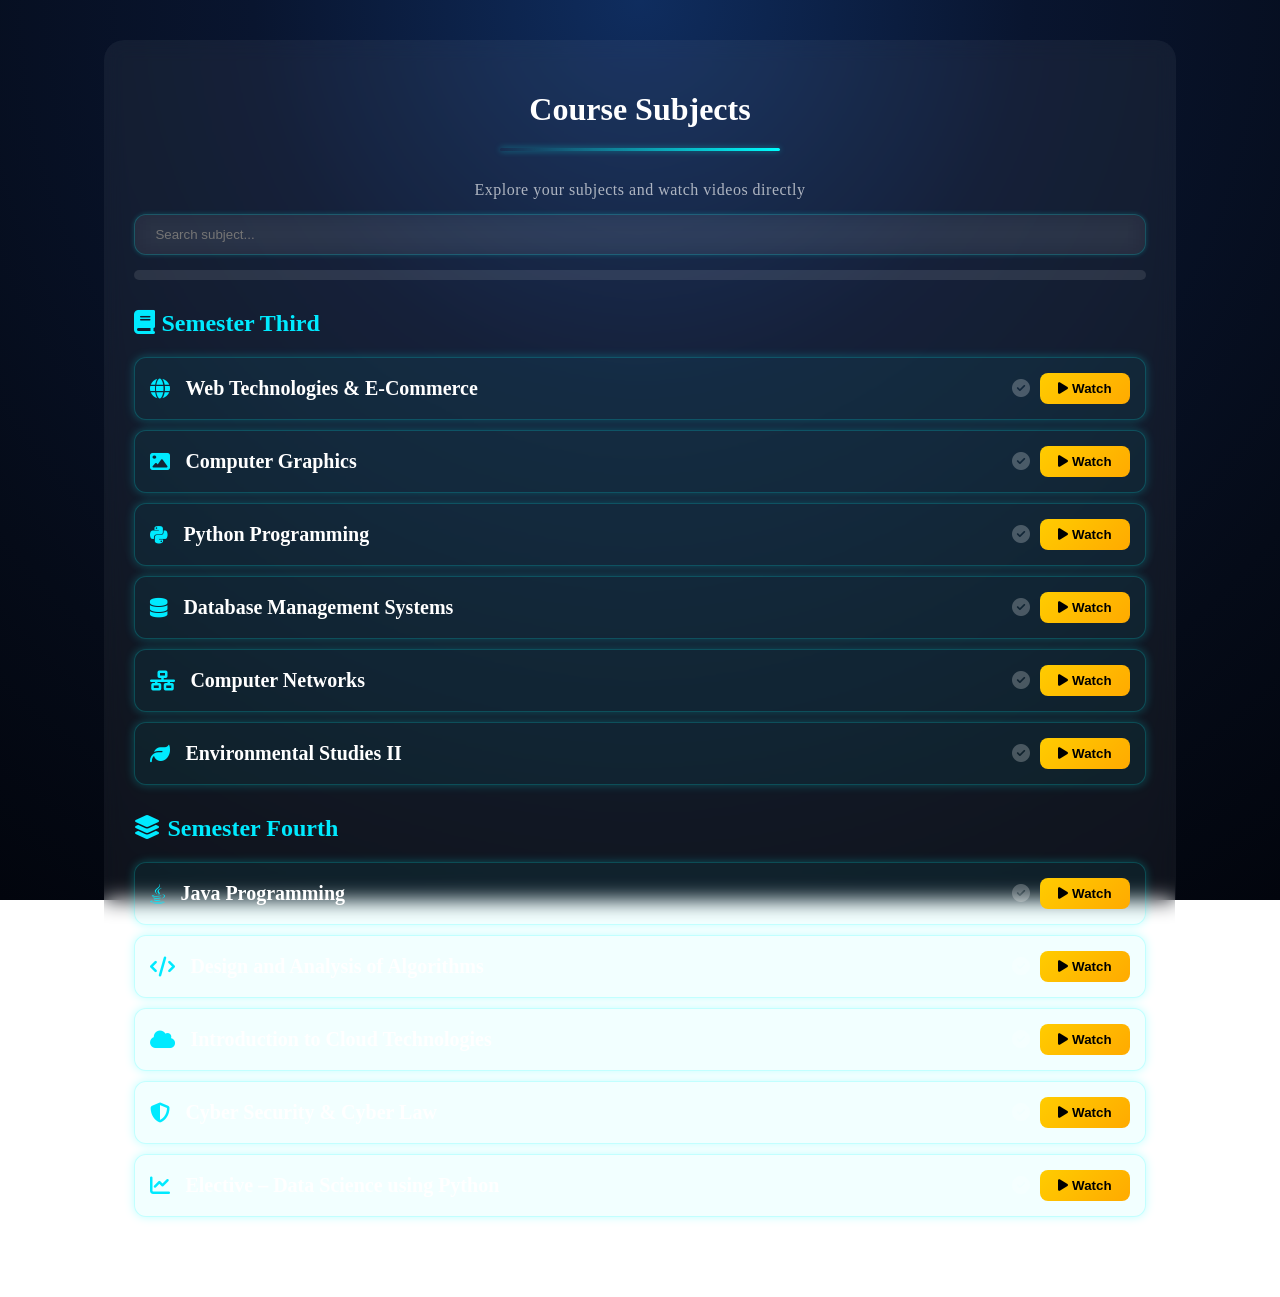
<file: secondyear.html>
<!DOCTYPE html>
<html lang="en">
<head>
<meta charset="UTF-8">
<meta name="viewport" content="width=device-width, initial-scale=1.0">
<title>Course Subjects</title>

<!-- FONT AWESOME -->
<link rel="stylesheet" href="https://cdnjs.cloudflare.com/ajax/libs/font-awesome/6.5.0/css/all.min.css">

<style>
body{
    background:
    radial-gradient(circle at top,
    #0f2d5f 0%,
    #09152f 35%,
    #050b18 75%,
    #02050d 100%);

    color: white;
    overflow-x: hidden;
    min-height: 100vh;
    background-attachment: fixed;
}

/* MAIN CARD */
.container {
  width: 80%;
  margin: 40px auto;
  padding-top: 40px;
  background: rgba(255,255,255,0.05);
  padding: 30px;
  border-radius: 20px;
  backdrop-filter: blur(10px);
}

h1 {
  text-align: center;
  margin-bottom: 20px;
}

/* SEMESTER TITLE */
.semester-title {
  margin-top: 30px;
  color: #00eaff;
}

/* SUBJECT CARD */
.subject-card {
  display: flex;
  align-items: center;
  justify-content: space-between;
  background: rgba(0,255,255,0.05);
  border: 1px solid rgba(0,255,255,0.2);
  box-shadow: 0 0 10px rgba(0,255,255,0.25);
  padding: 15px;
  border-radius: 12px;
  margin: 10px 0;
  transition: 0.3s ease;
}

.subject-card:hover {
  transform: scale(1.02);
  transition: 0.3s;
  box-shadow: 0 5px 20px rgba(0,255,255,0.2);
}

/* LEFT PART */
.subject-left {
  display: flex;
  align-items: center;
  gap: 15px;
  flex: 1;
}

.subject-left i {
  font-size: 20px;
  color: #00eaff;
}

/* BUTTON */
button {
      background: linear-gradient(135deg, #ffcc00, #ffaa00);
      border: none;
      padding: 8px 18px;
      border-radius: 8px;
      font-weight: bold;
      cursor: pointer;
    }
button:hover {
      box-shadow: 0 0 10px rgba(255,204,0,0.6);
      transform: scale(1.05)
    }

/* MODAL */
.modal {
  display: none;
  position: fixed;
  top: 0;
  left: 0;
  width: 100%;
  height: 100%;
  background: rgba(0,0,0,0.8);
  justify-content: center;
  align-items: center;
}

.modal-content {
  width: 70%;
  background: black;
  padding: 20px;
  border-radius: 10px;
}

.close {
  color: white;
  float: right;
  font-size: 25px;
  cursor: pointer;
}

.search-box {
  width: 100%;
  padding: 12px 20px;
  box-sizing: border-box;
  margin: 15px 0;
  display: block;
  border-radius: 12px;
  border: none;
  outline: none;
  background: rgba(255,255,255,0.05);
  backdrop-filter: blur(10px);
  border: 1px solid rgba(0,255,255,0.2);
  color: white;
}

.done-icon {
  color: rgba(255,255,255,0.4);
  cursor: pointer;
  margin-right: 10px;
  margin-left: auto;
  font-size: 18px;
  transition: 0.3s;
  opacity: 0.6;
}

.done-icon.active {
color: #00ffcc;
opacity: 1;
}

.done {
  color: #00ff88;
}

.progress-container {
  width: 100%;
  height: 10px;
  background: rgba(255,255,255,0.1);
  border-radius: 10px;
  margin-bottom: 20px;
}

#progressBar {
  height: 100%;
  width: 0%;
  background: #00ffcc;
  border-radius: 10px;
}

.title-line {
  width: 280px;
  height: 3px;
  margin: 10px auto 30px;
  border-radius: 10px;

  background: linear-gradient(90deg, transparent, #00ffff, transparent);
  background-size: 200%;
  box-shadow: 0 0 6px rgba(0,255,255,0.4);

    animation: glowMoves 3s infinite alternate;
}

@keyframes glowMove {
  0% {
    background-position: -200%;
  }
  100% {
    background-position: 200%;
  }
}

.title-line:hover {
  background: linear-gradient(90def, transparent, #00ffff, transparent);
  box-shadow: 0 0 15px #00ffff;
}

input {
  border: 1px solid rgba(0,255,255,0.2);
  box-shadow: 0 0 5px rgba(0,255,255,0.2);
}
.subtitle {
  text-align: center;
  margin-bottom: 15px;
  letter-spacing: 0.5px;
  display: block;
  width: 100%;
  color: rgba(255,255,255,0.65);
  text-shadow: none;
}
.completed {
  opacity: 0.6;
  filter: grayscale(30%);
}

h1 {
  transition: all 0.3s ease;
}

h1:hover {
  text-shadow: 0 0 10px #00ffff;
}

.subject-link{

    color: white;

    text-decoration: none;

    font-size: 20px;

    font-weight: 600;

    transition: 0.3s;
}

.subject-link:hover{

    color: #00e5ff;

    text-shadow: 0 0 10px #00e5ff;
}

</style>
</head>

<body>

<div class="container">
  <h1>Course Subjects</h1>

   <div class="title-line">
  </div>
  
  <p class="subtitle">Explore your subjects and watch videos directly</p>
  

  <input type="text" id="searchBox" placeholder="Search subject..."
onkeyup="searchSubjects()" class="search-box">

<div class="progress-container">
  <div id="progressBar"></div>
</div>

  <!-- SEM 3 -->
  <h2 class="semester-title"><i class="fa-solid fa-book"></i> Semester Third</h2>

  <div class="subject-card">
    <div class="subject-left">
      <i class="fa-solid fa-globe"></i>
        <a href="https://www.geeksforgeeks.org/web-technology/" 
         target="_blank"
         class="subject-link">

         Web Technologies & E-Commerce

        </a>
    </div>
    <i class="fa-solid fa-circle-check done-icon" onclick="markDone(this)"></i>
    <button onclick="openVideo('//www.youtube.com/embed/sgOgUFG6yag?si=U_d787gX7tHmXauQ')"><i class="fa-solid fa-play"></i> Watch</button>
  </div>

  <div class="subject-card">
    <div class="subject-left">
      <i class="fa-solid fa-image"></i>
      <a href="https://www.geeksforgeeks.org/computer-graphics/" 
       target="_blank"
       class="subject-link">

       Computer Graphics

      </a>
    </div>
    <i class="fa-solid fa-circle-check done-icon" onclick="markDone(this)"></i>
    <button onclick="openVideo('//www.youtube.com/embed/L3QDEtSi66Y?si=xXyoGEDPDCikOHXQ')"><i class="fa-solid fa-play"></i> Watch</button>
  </div>

  <div class="subject-card">
    <div class="subject-left">
      <i class="fa-brands fa-python"></i>
      <a href="https://www.geeksforgeeks.org/python-programming-language-tutorial/" 
       target="_blank"
       class="subject-link">

       Python Programming

      </a>
    </div>
    <i class="fa-solid fa-circle-check done-icon" onclick="markDone(this)"></i>
    <button onclick="openVideo('//www.youtube.com/embed/QXeEoD0pB3E?si=LTJ_cbT4ypzHq7Ia')"><i class="fa-solid fa-play"></i> Watch</button>
  </div>

  <div class="subject-card">
    <div class="subject-left">
      <i class="fa-solid fa-database"></i>
      <a href="https://www.geeksforgeeks.org/dbms/" 
       target="_blank"
       class="subject-link">

       Database Management Systems

      </a>
      </div>
      <i class="fa-solid fa-circle-check done-icon" onclick="markDone(this)"></i>
    <button onclick="openVideo('//www.youtube.com/embed/6Iu45VZGQDk?si=N4nIcZ5dfUgrTenj')"><i class="fa-solid fa-play"></i> Watch</button>
  </div>

  <div class="subject-card">
    <div class="subject-left">
      <i class="fa-solid fa-network-wired"></i>
      <a href="https://www.geeksforgeeks.org/computer-network-tutorials/" 
       target="_blank"
       class="subject-link">

       Computer Networks

      </a>
    </div>
    <i class="fa-solid fa-circle-check done-icon" onclick="markDone(this)"></i>
    <button onclick="openVideo('//www.youtube.com/embed/VwN91x5i25g?si=TJxOoiBU1toUBOxQ')"><i class="fa-solid fa-play"></i> Watch</button>
  </div>

  <div class="subject-card">
    <div class="subject-left">
      <i class="fa-solid fa-leaf"></i>
      <a href="https://www.geeksforgeeks.org/environmental-studies/" 
       target="_blank"
       class="subject-link">

       Environmental Studies II

      </a>
    </div>
    <i class="fa-solid fa-circle-check done-icon" onclick="markDone(this)"></i>
    <button onclick="openVideo('//www.youtube.com/embed/MtpxOdtS9KU?si=QdnbX6nyvM2XjxA1')"><i class="fa-solid fa-play"></i> Watch</button>
  </div>

  <!-- SEM 4 -->
  <h2 class="semester-title"><i class="fa-solid fa-layer-group"></i> Semester Fourth</h2>

  <div class="subject-card">
    <div class="subject-left">
      <i class="fa-brands fa-java"></i>
      <a href="https://www.geeksforgeeks.org/java/" 
       target="_blank"
       class="subject-link">

       Java Programming

      </a>
    </div>
    <i class="fa-solid fa-circle-check done-icon" onclick="markDone(this)"></i>
    <button onclick="openVideo('//www.youtube.com/embed/xTtL8E4LzTQ?si=3OmNX1hUyvA6JCqV')"><i class="fa-solid fa-play"></i> Watch</button>
  </div>

  <div class="subject-card">
    <div class="subject-left">
      <i class="fa-solid fa-code"></i>
      <a href="https://www.geeksforgeeks.org/design-and-analysis-of-algorithms/" 
       target="_blank"
       class="subject-link">

       Design and Analysis of Algorithms

      </a>
    </div>
    <i class="fa-solid fa-circle-check done-icon" onclick="markDone(this)"></i>
    <button onclick="openVideo('//www.youtube.com/embed/u8JZ9gU5o4g?si=9-2f9wj-p4mH8zRH')"><i class="fa-solid fa-play"></i> Watch</button>
  </div>

  <div class="subject-card">
    <div class="subject-left">
      <i class="fa-solid fa-cloud"></i>
      <a href="https://www.geeksforgeeks.org/cloud-computing/" 
       target="_blank"
       class="subject-link">

       Introduction to Cloud Technologies

      </a>
    </div>
    <i class="fa-solid fa-circle-check done-icon" onclick="markDone(this)"></i>
    <button onclick="openVideo('//www.youtube.com/embed/6l88XYUjNIs?si=5gu1cSjhuQYFCdVd')"><i class="fa-solid fa-play"></i> Watch</button>
  </div>

  <div class="subject-card">
    <div class="subject-left">
      <i class="fa-solid fa-shield-halved"></i>
      <a href="https://www.geeksforgeeks.org/cyber-security-tutorial/" 
       target="_blank"
       class="subject-link">

       Cyber Security & Cyber Law

      </a>
    </div>
    <i class="fa-solid fa-circle-check done-icon" onclick="markDone(this)"></i>
    <button onclick="openVideo('//www.youtube.com/embed/v3iUx2SNspY?si=4N7zKYrqp0my3rWb')"><i class="fa-solid fa-play"></i> Watch</button>
  </div>

  <div class="subject-card">
    <div class="subject-left">
      <i class="fa-solid fa-chart-line"></i>
      <a href="https://www.geeksforgeeks.org/data-science-with-python-tutorial/" 
       target="_blank"
       class="subject-link">

       Elective – Data Science using Python

      </a>
    </div>
    <i class="fa-solid fa-circle-check done-icon" onclick="markDone(this)"></i>
    <button onclick="openVideo('//www.youtube.com/embed/-6RqxhNO2yY?si=rTF2ncfYI1qdhzxI')"><i class="fa-solid fa-play"></i> Watch</button>
  </div>

</div>

<!-- VIDEO MODAL -->
<div id="videoModal" class="modal">
  <div class="modal-content">
    <span class="close" onclick="closeVideo()">&times;</span>
    <iframe id="videoFrame" width="100%" height="400" src="" frameborder="0" allowfullscreen></iframe>
  </div>
</div>

<script>
function openVideo(link) {
  document.getElementById("videoModal").style.display = "flex";
  document.getElementById("videoFrame").src = link + "?autoplay=1";
}

function closeVideo() {
  document.getElementById("videoModal").style.display = "none";
  document.getElementById("videoFrame").src = "";
}

function searchSubjects() {
  let input = document.getElementById("searchBox").value.toLowerCase();
  let cards = document.querySelectorAll(".subject-card");

  cards.forEach(card => {
    let text = card.innerText.toLowerCase();
    card.style.display = text.includes(input) ? "flex" : "none";
  });
}

function markDone(el) {
  el.classList.toggle("done");
}

function updateProgress() {
  let total = document.querySelectorAll(".done-icon").length;
  let done = document.querySelectorAll(".done").length;

  let percent = (done / total) * 100;
  document.getElementById("progressBar").style.width = percent + "%";
}

document.querySelectorAll(".done-icon").forEach(icon => {
  icon.addEventListener("click", updateProgress);
});


</script>

</body>
</html>
</file>
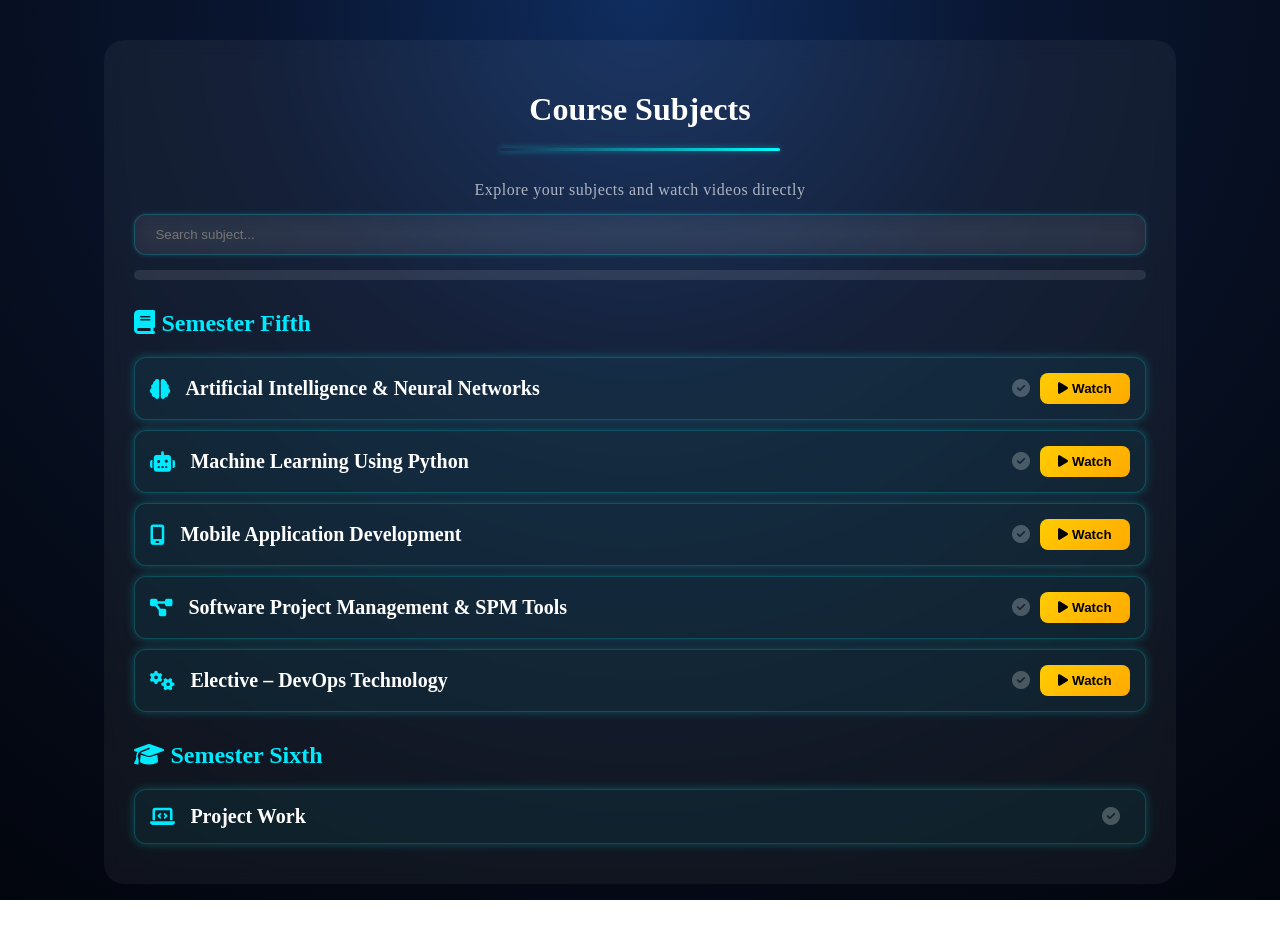
<file: thirdyear.html>
<!DOCTYPE html>
<html lang="en">
<head>
<meta charset="UTF-8">
<meta name="viewport" content="width=device-width, initial-scale=1.0">
<title>Course Subjects</title>

<!-- FONT AWESOME -->
<link rel="stylesheet" href="https://cdnjs.cloudflare.com/ajax/libs/font-awesome/6.5.0/css/all.min.css">

<style>
body{
    background:
    radial-gradient(circle at top,
    #0f2d5f 0%,
    #09152f 35%,
    #050b18 75%,
    #02050d 100%);

    color: white;
    overflow-x: hidden;
    min-height: 100vh;
    background-attachment: fixed;
}

/* MAIN CARD */
.container {
  width: 80%;
  margin: 40px auto;
  padding-top: 40px;
  background: rgba(255,255,255,0.05);
  padding: 30px;
  border-radius: 20px;
  backdrop-filter: blur(10px);
}

h1 {
  text-align: center;
  margin-bottom: 20px;
}

/* SEMESTER TITLE */
.semester-title {
  margin-top: 30px;
  color: #00eaff;
}

/* SUBJECT CARD */
.subject-card {
  display: flex;
  align-items: center;
  justify-content: space-between;
  background: rgba(0,255,255,0.05);
  border: 1px solid rgba(0,255,255,0.2);
  box-shadow: 0 0 10px rgba(0,255,255,0.25);
  padding: 15px;
  border-radius: 12px;
  margin: 10px 0;
  transition: 0.3s ease;
}

.subject-card:hover {
  transform: scale(1.02);
  transition: 0.3s;
  box-shadow: 0 5px 20px rgba(0,255,255,0.2);
}

/* LEFT PART */
.left {
  display: flex;
  align-items: center;
  gap: 15px;
  flex: 1;
}

.left i {
  font-size: 20px;
  color: #00eaff;
}

/* BUTTON */
button {
      background: linear-gradient(135deg, #ffcc00, #ffaa00);
      border: none;
      padding: 8px 18px;
      border-radius: 8px;
      font-weight: bold;
      cursor: pointer;
    }
button:hover {
      box-shadow: 0 0 10px rgba(255,204,0,0.6);
      transform: scale(1.05)
    }

/* MODAL */
.modal {
  display: none;
  position: fixed;
  top: 0;
  left: 0;
  width: 100%;
  height: 100%;
  background: rgba(0,0,0,0.8);
  justify-content: center;
  align-items: center;
}

.modal-content {
  width: 70%;
  background: black;
  padding: 20px;
  border-radius: 10px;
}

.close {
  color: white;
  float: right;
  font-size: 25px;
  cursor: pointer;
}

.search-box {
  width: 100%;
  padding: 12px 20px;
  box-sizing: border-box;
  margin: 15px 0;
  display: block;
  border-radius: 12px;
  border: none;
  outline: none;
  background: rgba(255,255,255,0.05);
  backdrop-filter: blur(10px);
  border: 1px solid rgba(0,255,255,0.2);
  color: white;
}

.done-icon {
  color: rgba(255,255,255,0.4);
  cursor: pointer;
  margin-right: 10px;
  margin-left: auto;
  font-size: 18px;
  transition: 0.3s;
  opacity: 0.6;
}

.done-icon.active {
color: #00ffcc;
opacity: 1;
}

.done {
  color: #00ff88;
}

.progress-container {
  width: 100%;
  height: 10px;
  background: rgba(255,255,255,0.1);
  border-radius: 10px;
  margin-bottom: 20px;
}

#progressBar {
  height: 100%;
  width: 0%;
  background: #00ffcc;
  border-radius: 10px;
}

.title-line {
  width: 280px;
  height: 3px;
  margin: 10px auto 30px;
  border-radius: 10px;

  background: linear-gradient(90deg, transparent, #00ffff, transparent);
  background-size: 200%;
  box-shadow: 0 0 6px rgba(0,255,255,0.4);

    animation: glowMoves 3s infinite alternate;
}

@keyframes glowMove {
  0% {
    background-position: -200%;
  }
  100% {
    background-position: 200%;
  }
}

.title-line:hover {
  background: linear-gradient(90def, transparent, #00ffff, transparent);
  box-shadow: 0 0 15px #00ffff;
}

input {
  border: 1px solid rgba(0,255,255,0.2);
  box-shadow: 0 0 5px rgba(0,255,255,0.2);
}
.subtitle {
  text-align: center;
  margin-bottom: 15px;
  letter-spacing: 0.5px;
  display: block;
  width: 100%;
  color: rgba(255,255,255,0.65);
  text-shadow: none;
}
.completed {
  opacity: 0.6;
  filter: grayscale(30%);
}

h1 {
  transition: all 0.3s ease;
}

h1:hover {
  text-shadow: 0 0 10px #00ffff;
}

.subject-link{

    color: white;

    text-decoration: none;

    font-size: 20px;

    font-weight: 600;

    transition: 0.3s;
}

.subject-link:hover{

    color: #00e5ff;

    text-shadow: 0 0 10px #00e5ff;
}

</style>
</head>

<body>

<div class="container">
  <h1>Course Subjects</h1>

   <div class="title-line">
  </div>
  
  <p class="subtitle">Explore your subjects and watch videos directly</p>
  

  <input type="text" id="searchBox" placeholder="Search subject..."
onkeyup="searchSubjects()" class="search-box">

<div class="progress-container">
  <div id="progressBar"></div>
</div>

  <!-- SEM 5 -->
  <h2 class="semester-title"><i class="fa-solid fa-book"></i> Semester Fifth</h2>

  <div class="subject-card">
    <div class="left">
      <i class="fa-solid fa-brain"></i>
      <a href="https://www.geeksforgeeks.org/artificial-intelligence-tutorial/" 
       target="_blank"
       class="subject-link">

       Artificial Intelligence & Neural Networks

      </a>
    </div>
    <i class="fa-solid fa-circle-check done-icon" onclick="markDone(this)"></i>
    <button onclick="openVideo('//www.youtube.com/embed/ukzFI9rgwfU?si=DMzyFTQtKQRP_AlZ')"><i class="fa-solid fa-play"></i> Watch</button>
  </div>

  <div class="subject-card">
    <div class="left">
        <i class="fa-solid fa-robot"></i>
         <a href="https://www.geeksforgeeks.org/machine-learning/" 
           target="_blank"
           class="subject-link">

           Machine Learning Using Python

          </a>
      </div>
    <i class="fa-solid fa-circle-check done-icon" onclick="markDone(this)"></i>
    <button onclick="openVideo('//www.youtube.com/embed/ukzFI9rgwfU?si=DMzyFTQtKQRP_AlZ')"><i class="fa-solid fa-play"></i> Watch</button>
  </div>

  <div class="subject-card">
    <div class="left">
         <i class="fa-solid fa-mobile-screen"></i>
          <a href="https://developer.android.com/courses" 
           target="_blank"
           class="subject-link">

           Mobile Application Development

          </a>
      </div>
    <i class="fa-solid fa-circle-check done-icon" onclick="markDone(this)"></i>
    <button onclick="openVideo('//www.youtube.com/embed/wtqIprU-A8w?si=so5z-fP0eUICPzWY')"><i class="fa-solid fa-play"></i> Watch</button>
  </div>

  <div class="subject-card">
     <div class="left">
         <i class="fa-solid fa-diagram-project"></i>
         <a href="https://www.tutorialspoint.com/software_engineering/software_project_management.htm" 
           target="_blank"
           class="subject-link">

           Software Project Management & SPM Tools

          </a>
      </div>
      <i class="fa-solid fa-circle-check done-icon" onclick="markDone(this)"></i>
    <button onclick="openVideo('//www.youtube.com/embed/6iS1QV39y4Y?si=qA8iiAtVrRwcqIKQ')"><i class="fa-solid fa-play"></i> Watch</button>
  </div>

  <div class="subject-card">
    <div class="left">
        <i class="fa-solid fa-gears"></i>
        <a href="https://www.geeksforgeeks.org/devops-tutorial/" 
          target="_blank"
          class="subject-link">

          Elective – DevOps Technology

        </a>
      </div>
    <i class="fa-solid fa-circle-check done-icon" onclick="markDone(this)"></i>
    <button onclick="openVideo('//www.youtube.com/embed/hQcFE0RD0cQ?si=1ooZmiFERMWKCh0w')"><i class="fa-solid fa-play"></i> Watch</button>
  </div>

  <!-- SEM 6 -->
  <h2 class="semester-title"><i class="fa-solid fa-graduation-cap"></i> Semester Sixth</h2>

  <div class="subject-card">
    <div class="left">
        <i class="fa-solid fa-laptop-code"></i>
      <a href="https://www.geeksforgeeks.org/software-engineering-project-ideas/" 
        target="_blank"
        class="subject-link">

        Project Work

      </a>
      </div>
    <i class="fa-solid fa-circle-check done-icon" onclick="markDone(this)"></i>
  </div>

  
<!-- VIDEO MODAL -->
<div id="videoModal" class="modal">
  <div class="modal-content">
    <span class="close" onclick="closeVideo()">&times;</span>
    <iframe id="videoFrame" width="100%" height="400" src="" frameborder="0" allowfullscreen></iframe>
  </div>
</div>

<script>
function openVideo(link) {
  document.getElementById("videoModal").style.display = "flex";
  document.getElementById("videoFrame").src = link + "?autoplay=1";
}

function closeVideo() {
  document.getElementById("videoModal").style.display = "none";
  document.getElementById("videoFrame").src = "";
}

function searchSubjects() {
  let input = document.getElementById("searchBox").value.toLowerCase();
  let cards = document.querySelectorAll(".subject-card");

  cards.forEach(card => {
    let text = card.innerText.toLowerCase();
    card.style.display = text.includes(input) ? "flex" : "none";
  });
}

function markDone(el) {
  el.classList.toggle("done");
}

function updateProgress() {
  let total = document.querySelectorAll(".done-icon").length;
  let done = document.querySelectorAll(".done").length;

  let percent = (done / total) * 100;
  document.getElementById("progressBar").style.width = percent + "%";
}

document.querySelectorAll(".done-icon").forEach(icon => {
  icon.addEventListener("click", updateProgress);
});


</script>

</body>
</html>
</file>
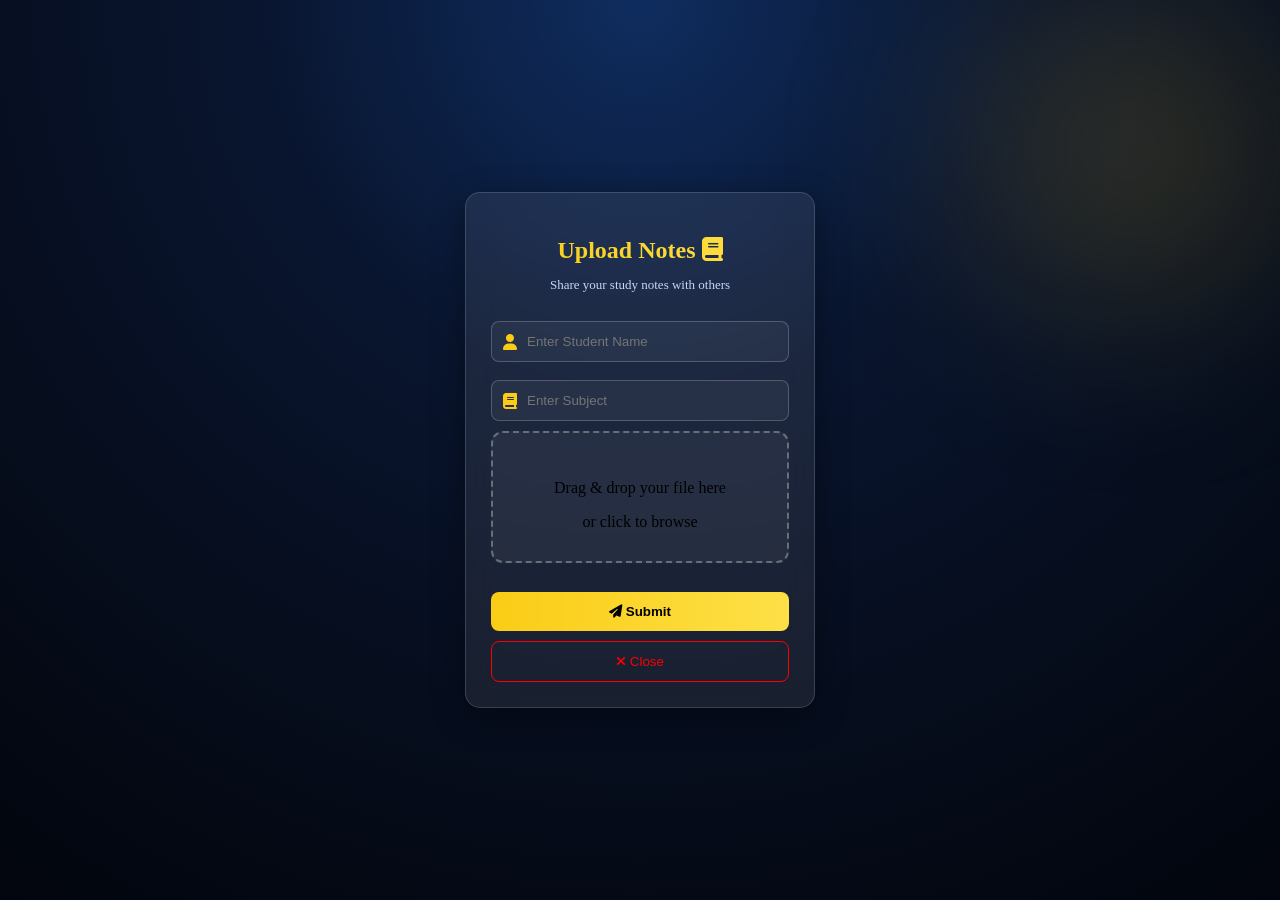
<file: upload.html>
<!DOCTYPE html>
<html lang="en">
<head>
<meta charset="UTF-8">
<title>Upload Notes</title>
<link rel="stylesheet" href="https://cdnjs.cloudflare.com/ajax/libs/font-awesome/6.5.1/css/all.min.css">
<style>
body {
    background:
    radial-gradient(circle at top,
    #0f2d5f 0%,
    #09152f 35%,
    #050b18 75%,
    #02050d 100%);
    display: flex;
    justify-content: center;
    align-items: center;
    height: 100vh;
    margin: 0;
    padding: 0;
    overflow: hidden;
}
*{
    box-sizing: border-box;
}
body::before {
    content: "";
    position: absolute;
    width: 500px;
    height: 500px;
    background: radial-gradient(circle, rgba(250,204,21,0.2), transparent 70%);
    top: -100px;
    right: -100px;
    filter: blur(80px);
    z-index: 0;
}

input[type="text"] {
    width: 100%;
    padding: 12px;
    border-radius: 8px;
    border: 1px solid rgba(255,255,255,0.2);
    background: rgba(255,255,255,0.05);
    color: white;
    outline: none;
    transition: all 0.3s ease;
    margin-bottom: 6px;
}

/* Hover effect */
input[type="text"]:hover {
    border-color: #facc15;
    background: rgba(250,204,21,0.08);
}

/* Focus (jab click kare user) */
input[type="text"]:focus {
    border-color: #facc15;
    background: rgba(250,204,21,0.12);
    box-shadow: 0 0 10px rgba(250,204,21,0.3);
}
.input::placeholder {
  color: rgba(255, 255, 255, 0.6);
}
/* CARD */
.upload-container {
    width: 350px;
    padding: 25px;
    gap: 6px;
    border-radius: 15px;
    background: rgba(255,255,255,0.05);
    backdrop-filter: blur(15px);
    border: 1px solid rgba(255,255,255,0.1);
    text-align: center;
    box-shadow: 0 0 50px rgba(0,0,0,0.6),rgba(255,255,21,0.2);
}

/* TITLE */
.upload-container h2 {
    margin-bottom: 8px;
     background: linear-gradient(90deg, #facc15, #fde047);
     background-clip: text;
     -webkit-background-clip: text;
    color: transparent;
}

.subtitle {
    font-size: 13px;
    color: #cbd5f5;
    opacity: 1;
    margin-bottom: 20px;
}

/* INPUT */
.upload-container input {
    width: 100%;
    padding: 10px;
    margin: 8px 0;
    border-radius: 8px;
    border: none;
    outline: none;
    background: rgba(255,255,255,0.1);
    color: white;
}

.upload-box {
    border: 2px dashed rgba(255,255,255,0.3);
    padding: 30px;
    border-radius: 12px;
    cursor: pointer;
    background: rgba(255,255,255,0.05);
    transition: all 0.3s ease;
}

.upload-box:hover {
    border-color: #facc15;
    background: rgba(250,204,21,0.1);
    transform: scale(1.02);
}

/* Drag active state */
.upload-box.dragover {
    border-color: #facc15;
    background: rgba(250,204,21,0.2);
    box-shadow: 0 0 25px rgba(250,204,21,0.3);
}

/* File name text */
#fileName {
    margin-top: 10px;
    font-size: 14px;
    color: #facc15;
}

/* BUTTONS */
.submit-btn {
    width: 100%;
    padding: 12px;
    border-radius: 8px;
    border: none;
    background: linear-gradient(90deg, #facc15, #fde047);
    color: black;
    font-weight: bold;
    cursor: pointer;
    margin-top: 15px;
}


.submit-btn:hover {
    transform: scale(1.05);
    box-shadow: 0 0 25px rgba(34,197,94,0.8);
}

.close-btn {
    width: 100%;
    padding: 12px;
    border-radius: 8px;
    margin-top: 10px;
    background: transparent;
    border: 1px solid red;
    color: red;
    cursor: pointer;
}
.close-btn:hover {
  background: red;
  color: white;
}
.input-box {
    position: relative;
    margin-bottom: 2px;
}

.input-box i {
    position: absolute;
    left: 12px;
    top: 50%;
    transform: translateY(-50%);
    color: #facc15;
}

.input-box input {
    width: 100%;
    padding: 12px 12px 12px 35px;
    border-radius: 8px;
    border: 1px solid rgba(255,255,255,0.2);
    background: rgba(255,255,255,0.05);
    color: white;
}
.upload-container {
    width: 350px;
    padding: 25px;
    border-radius: 15px;

    background: rgba(255, 255, 255, 0.08);   /* same glass */
    backdrop-filter: blur(15px);
    -webkit-backdrop-filter: blur(15px);

    border: 1px solid rgba(255, 255, 255, 0.15);

    box-shadow: 0 8px 32px rgba(0, 0, 0, 0.4);  /* 👈 same as login */

    text-align: center;
}

</style>

</head>

<body>

<div class="upload-container">
    <h2>Upload Notes
    <i class="fa-solid fa-book"></i>
    </h2>
    <p class="subtitle">Share your study notes with others</p>

    <div class="input-box">
    <i class="fa-solid fa-user"></i>
    <input type="text" placeholder="Enter Student Name">
</div>

<div class="input-box">
    <i class="fa-solid fa-book"></i>
    <input type="text" placeholder="Enter Subject">
</div>

    <div class="upload-box" id="dropArea">
        <p id="uploadText">Drag & drop your file here</p>
        <span>or click to browse</span>
        <input type="file" id="fileInput"hidden>
    </div>
    <p id="fileName"></p>
    <form>

    <button class="submit-btn">
        <i class="fa-solid fa-paper-plane"></i> Submit
    </button>

    <button class="close-btn">
        <i class="fa-solid fa-xmark"></i> Close
    </button>
    </form>
</div>

<script>  
const dropArea = document.getElementById("dropArea");  
const fileInput = document.getElementById("fileInput");  
const fileName = document.getElementById("fileName");  
  
// click se file open  
dropArea.addEventListener("click", () => {  
    fileInput.click();  
});  
  
// file select hone par  
fileInput.addEventListener("change", () => {  
    fileName.textContent = fileInput.files[0].name;  
});  
  
// drag events  
dropArea.addEventListener("dragover", (e) => {  
    e.preventDefault();  
    dropArea.classList.add("dragover");  
});  
  
dropArea.addEventListener("dragleave", () => {  
    dropArea.classList.remove("dragover");  
});  
  
dropArea.addEventListener("drop", (e) => {  
    e.preventDefault();  
    dropArea.classList.remove("dragover");  
  
    const file = e.dataTransfer.files[0];  
    fileInput.files = e.dataTransfer.files;  
  
    fileName.textContent = file.name;  
});  
</script>

</body>
</html>
</file>
